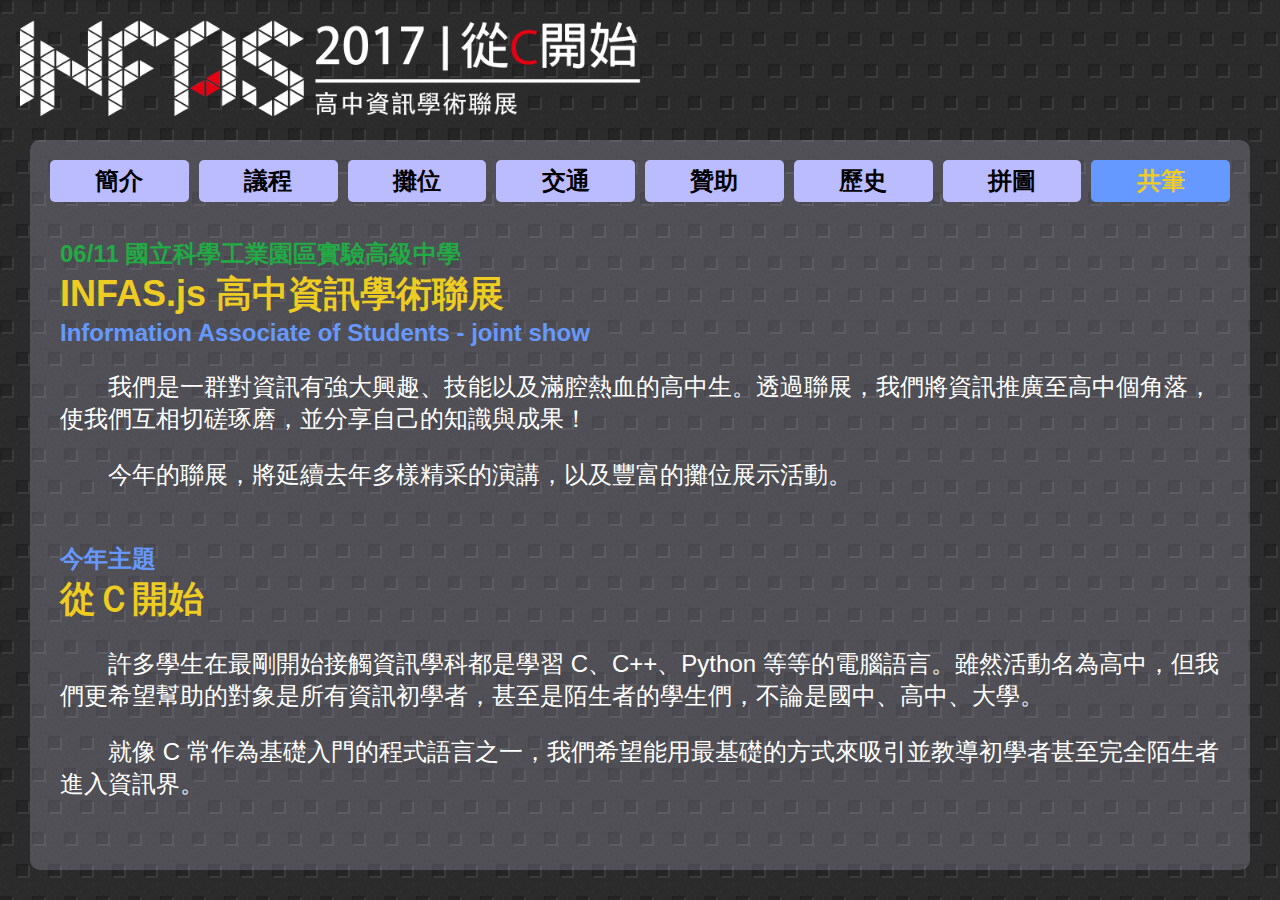
<file: index.html>
<!DOCTYPE html>
<html xmlns:og='http://ogp.me/ns#'>
	<head>
		<meta charset="UTF-8"/>
		<meta name="viewport" content="width=device-width, initial-scale=1.0, maximum-scale=1.0, user-scalable=0">
		<title>INFAS 2017 高中資訊學術聯展</title>
		<link href="loading.css" rel="stylesheet"/>
		<meta property="og:image" content="og.png"></meta>
		<meta property="og:image" content="og2.png"></meta>
		<meta property="og:type" content="website"></meta>
		<meta property="og:description" content="INFAS 2017 高中資訊學術聯展 06/11 @ 國立科學工業園區實驗高級中學"></meta>
		<meta property="og:url" content="http://www.infas-js.club/2017/"></meta>
		<meta property="og:site_name" content="INFAS 2017"></meta>
		<!--link rel="icon" href="favicon.png"-->
		<link rel="shortcut icon" href="favicon.png">
		<link rel="icon" type="image/png" href="favicon.png" sizes="256x256">
		<link rel="icon" type="image/png" href="favicon152.png" sizes="152x152">
		<link rel="icon" type="image/png" href="favicon76.png" sizes="76x76">
		<link href="favicon.png" rel="apple-touch-icon" sizes="256x256">
		<link href="favicon152.png" rel="apple-touch-icon" sizes="152x152">
		<link href="favicon76.png" rel="apple-touch-icon" sizes="76x76">
		<link href="index.css" rel="stylesheet"/>
		<link rel="stylesheet" href="leaflet/leaflet.css"/>
	</head>
	<body class="flex column">
		<div id="DontUseIE">
			<span class="red title">Please use another web browser.</span><br><br>
			<span class="yellow">
				Or click 
				<a href="#" onclick="document.getElementById('DontUseIE').style.display = 'none';" class="green">here </a>
				to continue browsing.
			</span>
		</div>
		<div id="load" class="flex column"><span id="loadtext">LOADING ...</span><div id="ani"></div></div>
		<div id="title"><img src="title.png"></div>
		<div id="content" class="fill flex column">
			<div id="navbar" class="flex avg row spaced">
				<a class="button" href="#" onclick="page('intro')"><span><b>簡介</b></span></a>
				<a class="button" href="#" onclick="page('agenda')"><span><b>議程</b></span></a>
				<a class="button" href="#" onclick="page('booth')"><span><b>攤位</b></span></a>
				<a class="button" href="#" onclick="page('trans')"><span><b>交通</b></span></a>
				<a class="button" href="#" onclick="page('sponsor')"><span><b>贊助</b></span></a>
				<a class="button" href="#" onclick="page('history')"><span><b>歷史</b></span></a>
				<a class="button" href="#" onclick="page('puzzle')"><span><b>拼圖</b></span></a>
				<a class="button" href="http://www.infas-js.club/2017/note/" target="blank" id="GO"><span class="yellow"><b>共筆</b></span></a>
			</div>
			<div id="content-box" class="fill">
				<div id="intro"><div class="flex column">
					<div class="fill"></div>
					<div>
						<span class="green"><b>06/11 國立科學工業園區實驗高級中學</b></span>
						<div class="title">
							<span class="yellow"><b>INFAS.js 高中資訊學術聯展</b></span>
						</div>
						<div><span class="blue"><b>Information Associate of Students - joint show</b></span></div>
						<p>　　我們是一群對資訊有強大興趣、技能以及滿腔熱血的高中生。透過聯展，我們將資訊推廣至高中個角落，使我們互相切磋琢磨，並分享自己的知識與成果！</p>
						<p>　　今年的聯展，將延續去年多樣精采的演講，以及豐富的攤位展示活動。</p><br>
						<div><span class="blue"><b>今年主題</b></span></div>
						<div class="title"><span class="yellow"><b>從Ｃ開始</b></span></div>
						<p>　　許多學生在最剛開始接觸資訊學科都是學習 C、C++、Python 等等的電腦語言。雖然活動名為高中，但我們更希望幫助的對象是所有資訊初學者，甚至是陌生者的學生們，不論是國中、高中、大學。</p>
						<p>　　就像 C 常作為基礎入門的程式語言之一，我們希望能用最基礎的方式來吸引並教導初學者甚至完全陌生者進入資訊界。</p>
					</div>
					<div class="fill"></div>
				</div></div>

				<div id="agenda"><div>
					<div class="flex column">
						<div class="fill"></div>
						<table width="100%"><tbody>
							<tr>
								<th></th><th>A 廳</th><th>B 廳</th>
							</tr>
							<tr class="center">
								<td>09:30 - 10:00</td><td colspan="2"><b class="yellow">入場</b></td>
							</tr>
							<tr class="center">
								<td>10:00 - 10:15</td><td colspan="2"><b class="red">開幕式</b></td>
							</tr>
							<tr>
								<td>10:20 - 11:00</td>
								<td colspan="2">
									<a href="#"><b class="blue">名人開講</b> <i class="gray">徐千洋</i><br>從駭客入侵談學習之路</a>
									<div class="flex row">
										<div id="lec1"></div>
										<div>
											<p>
												<span class="title yellow">從駭客入侵談學習之路 </span>
												<span class="blue">徐千洋</span><br>
												本演講將展示駭客入侵網站的整個流程，從中說明整個入侵過程中需要用到的資安技術，並給予學習方向的建議。請注意，本演講著重在資安技術學習的方式，並非教導各為如何入侵電腦。
											</p>
											<p>
												<span class="green">關於講師</span><br>
												台灣資安技術社群 CHROOT 創辦人、台灣駭客年會 HITCON 創辦人、曾創辦網駭科技資安公司，擔任過台灣大哥大資安技術部經理，目前任職於美商 vArmour 資深工程師。著有駭客訓練基地、Linux C 函式庫詳解辭典等書。
											</p>
										</div>
									</div>
								</td>
							</tr>
							<tr>
								<td>11:10 - 12:00</td>
								<td>
									<a href="#"><b class="green">主題演講</b> <i class="gray">蔡闊光</i><br>深入淺出人工智慧</a>
									<div class="flex row">
										<div id="lec2"></div>
										<div>
											<p>
												<span class="title yellow">深入淺出人工智慧 </span>
												<span class="blue">蔡闊光</span><br>
												人工智慧 ( AI ) 可能是最近電資界最令人感到有興趣的話題之一，在 Google 開放免費試用其雲端 GPU 伺服器和釋出了更多了演算法後，我們其實可以很輕易的實現人工智慧。那我們會探討人工智慧的過去現在與未來，我們除了探討人工智慧的，也會跟各位分享如何使用 Machine Learning 中的 Deep learning 來分析處理資料。
											</p>
											<p>
												<span class="green">關於講師</span><br>
												台中二中電研百七級附社兼教學，活躍在中部。<br>
												擅長項目有 C++、Java、Arduino、Linux 應用、及伺服器維護與系統弱點研究。
											</p>
										</div>
									</div>
								</td>
								<td>
									<a href="#"><b class="green">主題演講</b> <i class="gray">楊志璿</i><br>帳號又被盜了</a>
									<div class="flex row">
										<div id="lec3"></div>
										<div>
											<p>
												<span class="title yellow">帳號又被盜了 </span>
												<span class="blue">楊志璿</span><br>
												資訊科技的爆脹，新世代的來臨，充滿無限挑戰與契機。個人隱私，資訊安全更是不容忽視的重要課題。縱然網路便利性，但，安全嗎？帳號密碼存在意義亟需重新審視，工業革命 4.0 已經開始，人人資安，不。容。懈。怠。
											</p>
											<p>
												<span class="green">關於講師</span><br>
												楊志璿 ( SheepCatCat )，在嘉中任職學測榜單戰士、107 級廢文王。致力於推廣資訊普及教育，並引起朋友對周遭事物的求知慾。<br>
												余經歷不多不多！多乎哉？不多也。偶而喜歡跳痛的花瓜麵筋夾起司蛋糕，但不可拍打餵食。
											</p>
										</div>
									</div>
								</td>
							</tr>
							<tr class="center">
								<td>12:00 - 13:20</td>
								<td colspan="2"><b class="yellow">午餐時間 &amp; 特別活動 &amp; 攤位觀覽</b></td>
							</tr>
							<tr>
								<td>13:30 - 14:10</td>
								<td>
									<a href="#"><b class="green">主題演講</b> <i class="gray">Deemo</i><br>資訊世界的大門</a>
									<div class="flex row">
										<div id="lec4"></div>
										<div>
											<p>
												<span class="title yellow">資訊世界的大門 </span>
												<span class="blue">Deemo</span><br>
												給資訊初學者的引導，讓想要接觸資訊領域的初學者能夠走在正確的方向，如何在這個網路、資訊爆炸的年代，做出正確的選擇，讓自己變得更強。
											</p>
											<p>
												<span class="green">關於講師</span><br>
												國立台灣大學 資訊工程學系 一年級<br>
												國立科學工業園區實驗高級中學 科學班 畢業<br>
												曾經擔任 SITCON CAMP 2016、2017 隊輔組，以及 INFAS 2016、2017 副召<br>
												興趣是打 code、做音樂，也寫過一些前端網頁，喜歡睡覺喜歡吃~
											</p>
										</div>
									</div>
								</td>
								<td>
									<a href="#"><b class="green">主題演講</b> <i class="gray">小米</i><br>第一次 C++ 寫遊戲就上手 - 淺談 OpenGL</a>
									<div class="flex row">
										<div id="lec5"></div>
										<div>
											<p>
												<span class="title yellow">第一次 C++ 寫遊戲就上手 - 淺談 OpenGL </span>
												<span class="blue">小米</span><br>
												想知道 C++ 如何撰寫跨平台遊戲嗎？<br>
												想知道如何讓電腦簡單畫出 3D 圖形嗎？<br>
												這場議程，你將在 50 分鐘內藉由兩個程式的實作一窺其中的奧妙，講者也會分享自己的開發經驗及學習過程。<br>
												議程末，程式將開源於 Github。
											</p>
											<p>
												<span class="green">關於講師</span><br>
												爆肝的弱弱高職生<br>
												目前程式設計經驗 7 年<br>
												接觸社團和社群後嘗試推廣資訊領域到一般學生<br>
												堅持「C++ 即是真理，C++ 即是世界」<br>
												技能樹到處亂點下越長越歪，不過本人打算讓它繼續歪下去
											</p>
										</div>
									</div>
								</td>
							</tr>
							<tr>
								<td>14:15 - 14:45</td>
								<td colspan="2">
									<a href="#"><b class="green">主題演講</b> <i class="gray">Ray</i><br>震驚全校的謊言 - 細談釣魚網站實作</a>
									<div class="flex row">
										<div id="lec6"></div>
										<div>
											<p>
												<span class="title yellow">震驚全校的謊言 - 細談釣魚網站實作 </span>
												<span class="blue">Ray</span><br>
												釣魚式攻擊(簡稱網釣)，是一種企圖從電子通訊中，透過偽裝成信譽卓著的法人媒體以獲得個人敏感資訊的犯罪詐騙過程，常透過網站偽造等方式實現。若將它應用於現實中，成效又如何呢?講者與校方合作，秘密地偽造一個釣魚網站並透過郵件偽造送給每位同學，觀察同學登入狀況及其資安意識。在今天的報告中，講者將揭露各年齡層、性別受試者的受試結果，還有破解反釣魚保護的爆肝歷程。
											</p>
											<p>
												<span class="green">關於講師</span><br>
												庸奴！此何地也，而汝前來！程式之蟲，氾濫至此，老夫已矣！汝復輕身而昧大義，天下事誰可支拄者？不速去，無俟PM構陷，吾今即撲殺汝！
											</p>
										</div>
									</div>
								</td>
							</tr>
							<tr class="center">
								<td>14:45 - 15:50</td>
								<td colspan="2"><b class="yellow">下午茶時間 &amp; 攤位觀覽</b></td>
							</tr>
							<tr>
								<td>16:00 - 16:40</td>
								<td>
									<a href="#"><b class="green">主題演講</b> <i class="gray">Allen Chou</i><br>淺談電子投票的技術與困境</a>
									<div class="flex row">
										<div id="lec7"></div>
										<div>
											<p>
												<span class="title yellow">淺談電子投票的技術與困境 </span>
												<span class="blue">Allen Chou</span><br>
												電子投票聽起來就是一個潮到出水的新玩意，但我們真的瞭解那是什麼嗎？我將用半個小時的時間對電子投票做非常粗淺的介紹，包含背後的技術，政治上的困難等等。<br>
												放心，不會提到密碼學的，因為就算有我也不會告訴你。
											</p>
											<p>
												<span class="green">關於講師</span><br>
												一個普普通通的高中生兼技術宅，熱愛程式的世界，平時喜歡寫寫網站，研究各種新技術，每天膩在 0 與 1 中無法自拔，除了 Coding 以外無所事事。
											</p>
										</div>
									</div>
								</td>
								<td>
									<a href="#"><b class="green">主題演講</b> <i class="gray">陳冠辰</i><br>App帶著創意上雲端</a>
									<div class="flex row">
										<div id="lec8"></div>
										<div>
											<p>
												<span class="title yellow">App帶著創意上雲端 </span>
												<span class="blue">陳冠辰</span><br>
												本次內容是在介紹Firebase這個Google 後端服務也有實作的部分，歡迎喜歡寫前端或是有一些創意點子的大家一起聆聽。
											</p>
											<p>
												<span class="green">關於講師</span><br>
												我是去年五子棋人工智慧講師<br>
												對程式有興趣<br>
												請大家多多指教
											</p>
										</div>
									</div>
								</td>
							</tr>
							<tr class="center">
								<td>16:50 - 17:20</td><td colspan="2"><b class="red">閉幕式</b></td>
							</tr>
						</tbody></table>
						<div class="fill"></div>
					</div>
				</div></div>

				<div id="booth">
					<div class="title"><span class="yellow"><b>內湖高中資訊研究社</b></span></div>
					<div><span class="blue"><b>物聯網環境感測器</b></span></div>
					<p>　　想知道今天溫度幾度嗎？紫外線強度有多高呢？從平時所需到高科技產業，都需要環境感測，把周遭狀態量化成數值，以利其他應用。</p>
					<p>　　今天我們將結合物聯網的技術，為學校架設氣象服務網，也為家庭打造智慧監測系統，把環境感測融入日常，創造更便利的智能生活！</p><br>
					<div class="title"><span class="yellow"><b>Y416編源星球</b></span></div>
					<div><span class="blue"><b>狗狗派(Gogo.py)</b></span></div>
					<p>　　用Python（程式語言）和Raspberry Pi（Linux電腦/開發板），寫程式、做東西。</p>
					<p>　　運用語音、影像、手勢偵測技術，設計會和人互動的『狗狗派』。</p>
					<p>　　每隻『狗狗派』有自己獨特的個性和互動方式，認識『狗狗派』並與它互動。</p><br>
					<div class="title"><span class="yellow"><b>臺南女中資訊研究社 #1</b></span></div>
					<div><span class="blue"><b>祝您中大獎(笑)</b></span></div>
					<p>　　一個可以隨機產生出樂透號碼的程式。</p>
					<p>　　(不保證中獎，若簽了樂透號碼產生程式產生出來的號碼而並未中獎，南女資研無需負擔任何責任。)</p>
					<p>　　祝您中大獎#</p><br>
					<div class="title"><span class="yellow"><b>臺南女中資訊研究社 #2</b></span></div>
					<div><span class="blue"><b>啦嘰</b></span></div>
					<p>　　啦嘰的設計理念主要是一個自動化的倒垃圾機器。為了減省時間及人力勞力全程試圖自動化。垃圾桶與垃圾線分為一般垃圾與回收桶。垃圾桶下為天平裝置，當垃圾滿後，將會觸動機關，啟動啦嘰。啦嘰則會在取下垃圾桶後沿著路線走動，自行倒除垃圾。</p><br>
					<div class="title"><span class="yellow"><b>IBSH Robotics Club</b></span></div>
					<div><span class="blue"><b>CNC High Accuracy Disassembler (CHAD)</b></span></div>
					<p class="eng">　　Nowadays, there are so many electronic wastes, in which some valuable metals could be recycled and reused. Within this project, we designed and built a gantry robot that takes the valuable or recyclable elements from a used cell phone. However, since we only had access to limited materials, this project would be a proof of concept; the phone model is a simplified replica of an actual phone, with parts that are easier to remove. In constructing the robot, we used stepper motors, 3D printed pieces, and a aluminum/acrylic for the skeletal structure. For the function apparatus, we used a low resolution camera and a vacuum motor. Meanwhile, the software is implemented using Arduino boards and Raspberry Pi, while the code is mainly written in Python. The gantry works by first capturing an image of the target phone, locating the parts of interest, and then retrieving said parts via the suction gripper. The parts are sorted according to composition and specs - in real life, some will be properly recycled, others will be reused.</p><br>
					<div class="title"><span class="yellow"><b>Drone Club</b></span></div>
					<div><span class="blue"><b>Drone Video</b></span></div>
					<p>　　We fly drones to capture spectacular images and videos of the landscape around IBSH and the architecture of IBSH.</p><br>
				</div>

				<div id="trans">
					<div id="map">
						
					</div>
				</div>

				<div id="sponsor"><div class="flex column">
					<div class="fill"></div>
					<div class="flex row">
						<div id="row1" class="fill flex row center">
							<div class="fill">
								<div class="title"><span class="yellow"><b>國立科學園區實驗高中</b></span></div>
								<div><span class="blue small"><b>National Experimental High School</b></span></div>
								<div class="imgbox"><img id="nehs" src="nehs.png"></img></div>
							</div>
						</div>
						<div id="row2" class="flex row center">
							<div class="fill">
								<div class="title"><span class="yellow"><b>台塑關係企業</b></span></div>
								<div><span class="blue"><b>Formosa Plastic Group</b></span></div>
								<div class="imgbox"><img id="spons" src="sponsor.png"></img></div>
							</div>
							<div class="fill">
								<div class="title"><span class="yellow"><b>卓爾榮譽學會</b></span></div>
								<div><span class="blue"><b>Aapato Honor Society</b></span></div>
								<div class="imgbox"><img id="nctu" src="nctu.png"></img></div>
							</div>
						</div>
					</div>
					<div class="fill"></div>
				</div></div>

				<div id="history"><div class="flex row">
					<p><span class="blue">Information Associate of Students - joint show</span> (INFAS.js 或 INFAS)，中文為<span class="yellow">高中資訊學術聯展</span>，於2016年初創立。<br><br>
					創立之初由四校：<span class="green">新竹高中</span>、<span class="green">科園實中</span>、<span class="green">竹北高中</span>與<span class="green">武陵高中</span>組成，共同籌畫了2016年5月29日於科園實中舉辦之聯展。<br><br>
					我們是一個<span class="yellow">平面化組織</span>，意即所有工人都能共同參與活動的討論。<br><br>
					我們的目標是努力籌畫一年一度的聯展，努力推廣資訊，並且展現我們的成果。
					</p>
					<div id="photos" class="flex column avg spaced fill">
						<div id="A" class="photo"></div>
						<div id="W" class="flex row spaced">
							<div id="B" class="photo"></div>
							<div id="X" class="flex column spaced avg">
								<div id="Y" class="flex row spaced">
									<div id="C" class="photo"></div>
									<div id="D" class="photo"></div>
								</div>
								<div id="Z" class="flex row spaced">
									<div id="E" class="photo"></div>
									<div id="F" class="photo"></div>
								</div>
							</div>
						</div>
					</div>
				</div></div>

				<div id="puzzle">
					<div class="title">
						<span class="yellow"><b>遊戲規則</b></span>
					</div>
					<ul>
						<li>首先請玩家至 <b>下方</b> 下載程式碼片段 ( C 語言 ; 共 3 支程式 )以及測資，並依照程式功能說明，將片段還原為功能正確的程式。</li>
						<li>接著請將測資輸入第一支程式，所得到的輸出為第二支程式的輸入;即第 n 支程式的輸出為第 n + 1 支程式的輸入。而第三題的輸出則是進入 agar.io 的密碼，請再至 <b>下方</b> 驗證密碼。<br>註:若先前沒有安裝編譯器，可上網搜尋<a target="blank" href="http://cpp.sh" class="blue"> C++ shell </a>，或利用其他線上編譯器。</li>
						<li>在開始遊玩 agar.io 前，請將玩家名稱設定為您的組別名稱。agar.io 是一個弱肉強食的遊戲:用您的游標來移動你的細胞，或者按空白鍵進行細胞分裂，以閃避較大的細胞和吞噬較小的細胞，目標只有一個:活下去。在 agar.io 遊戲中的前 3 強將於閉幕式上台接受眾人的讚揚。</li>
					</ul>
					<div class="title">
						<span class="yellow"><b>驗證密碼</b></span>
					</div>
					<form action="http://140.112.196.197:1337/join" method="post" target="blank"><input id="click" type="text" name="pwd" size="8"></form>
					<div class="title">
						<span class="yellow"><b>程式碼片段</b></span>
					</div>
					<script src="https://gist.github.com/DeemoHarlos/6716376d2aa7b03c488e7ea3f6121f58.js"></script>
					<script src="https://gist.github.com/DeemoHarlos/c01dc499453be0ba4070573c1d12b122.js"></script>
					<script src="https://gist.github.com/DeemoHarlos/328bb0c8af02dc4181a7edde3de6c691.js"></script>
				</div>
			</div>
		</div>
		<script src="leaflet/leaflet.js"></script>
		<script type="text/javascript" src="index.js"></script>
	</body>
</html>
</file>
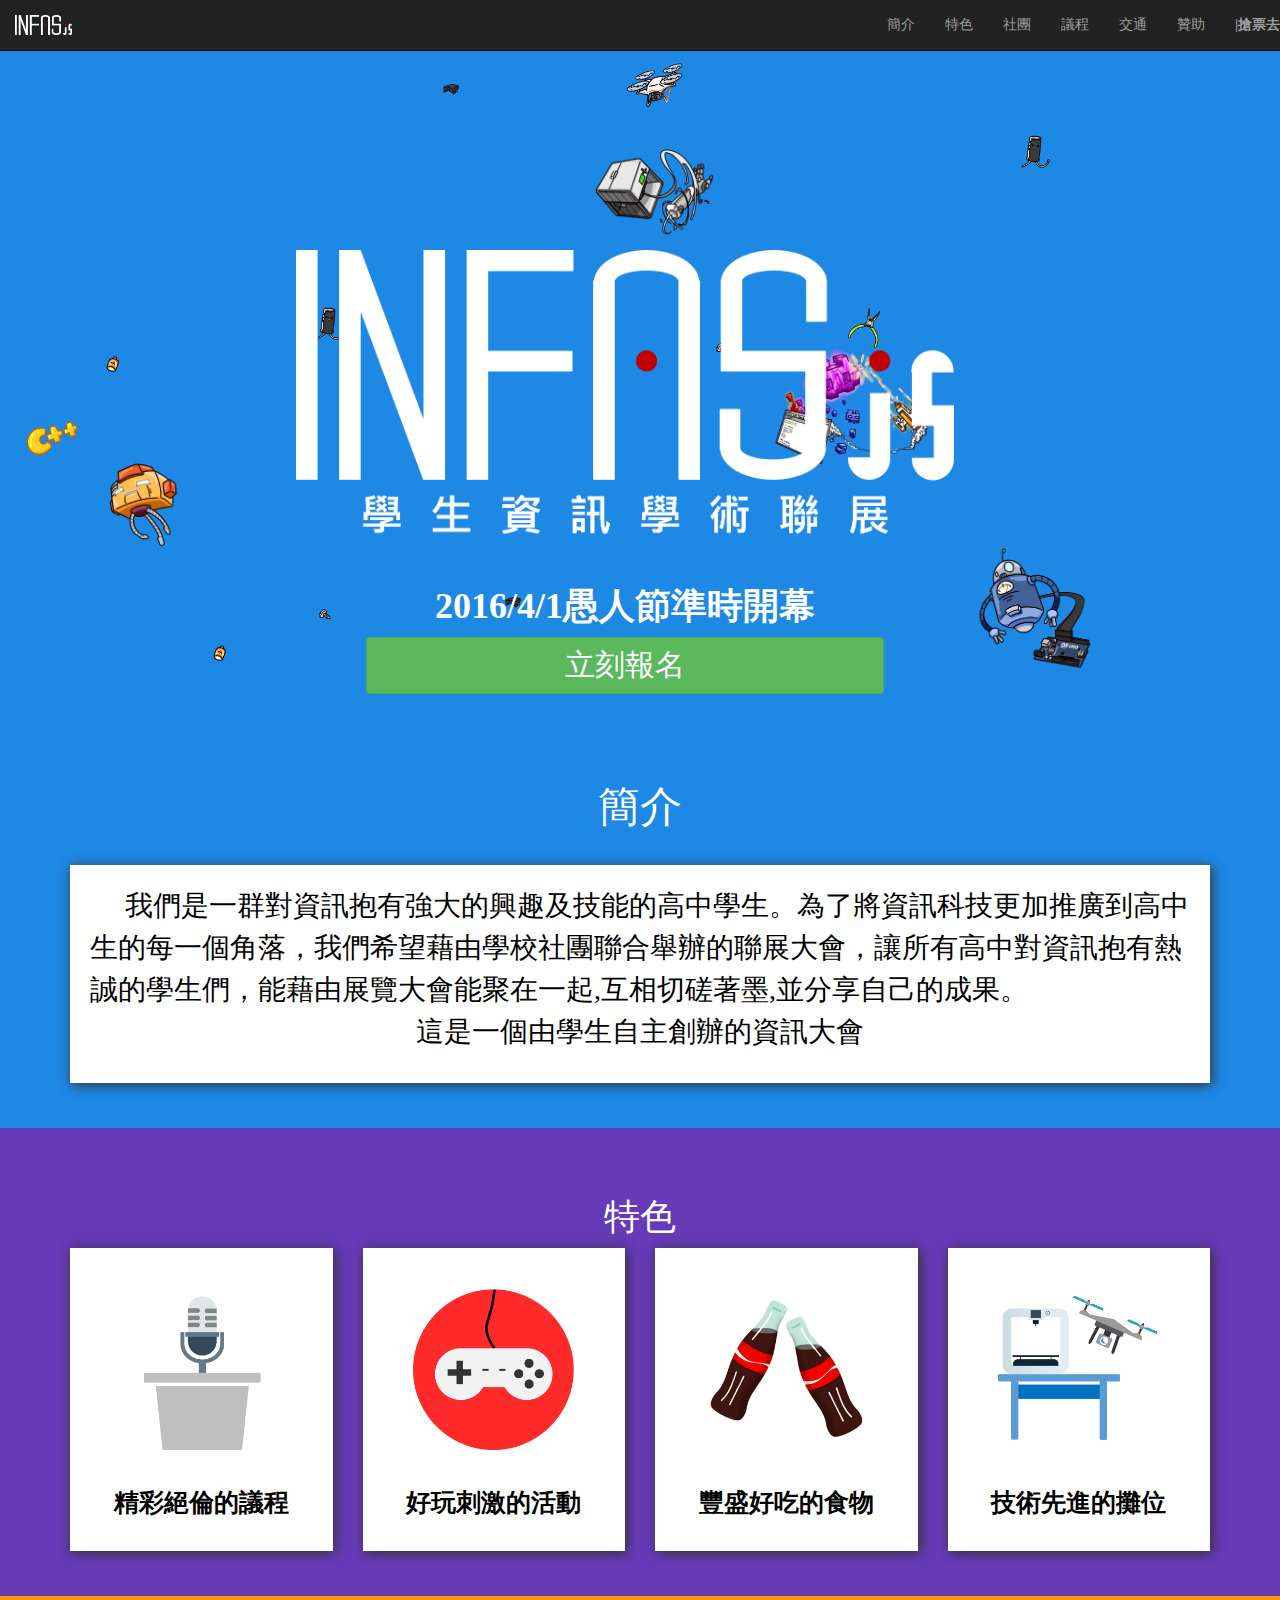
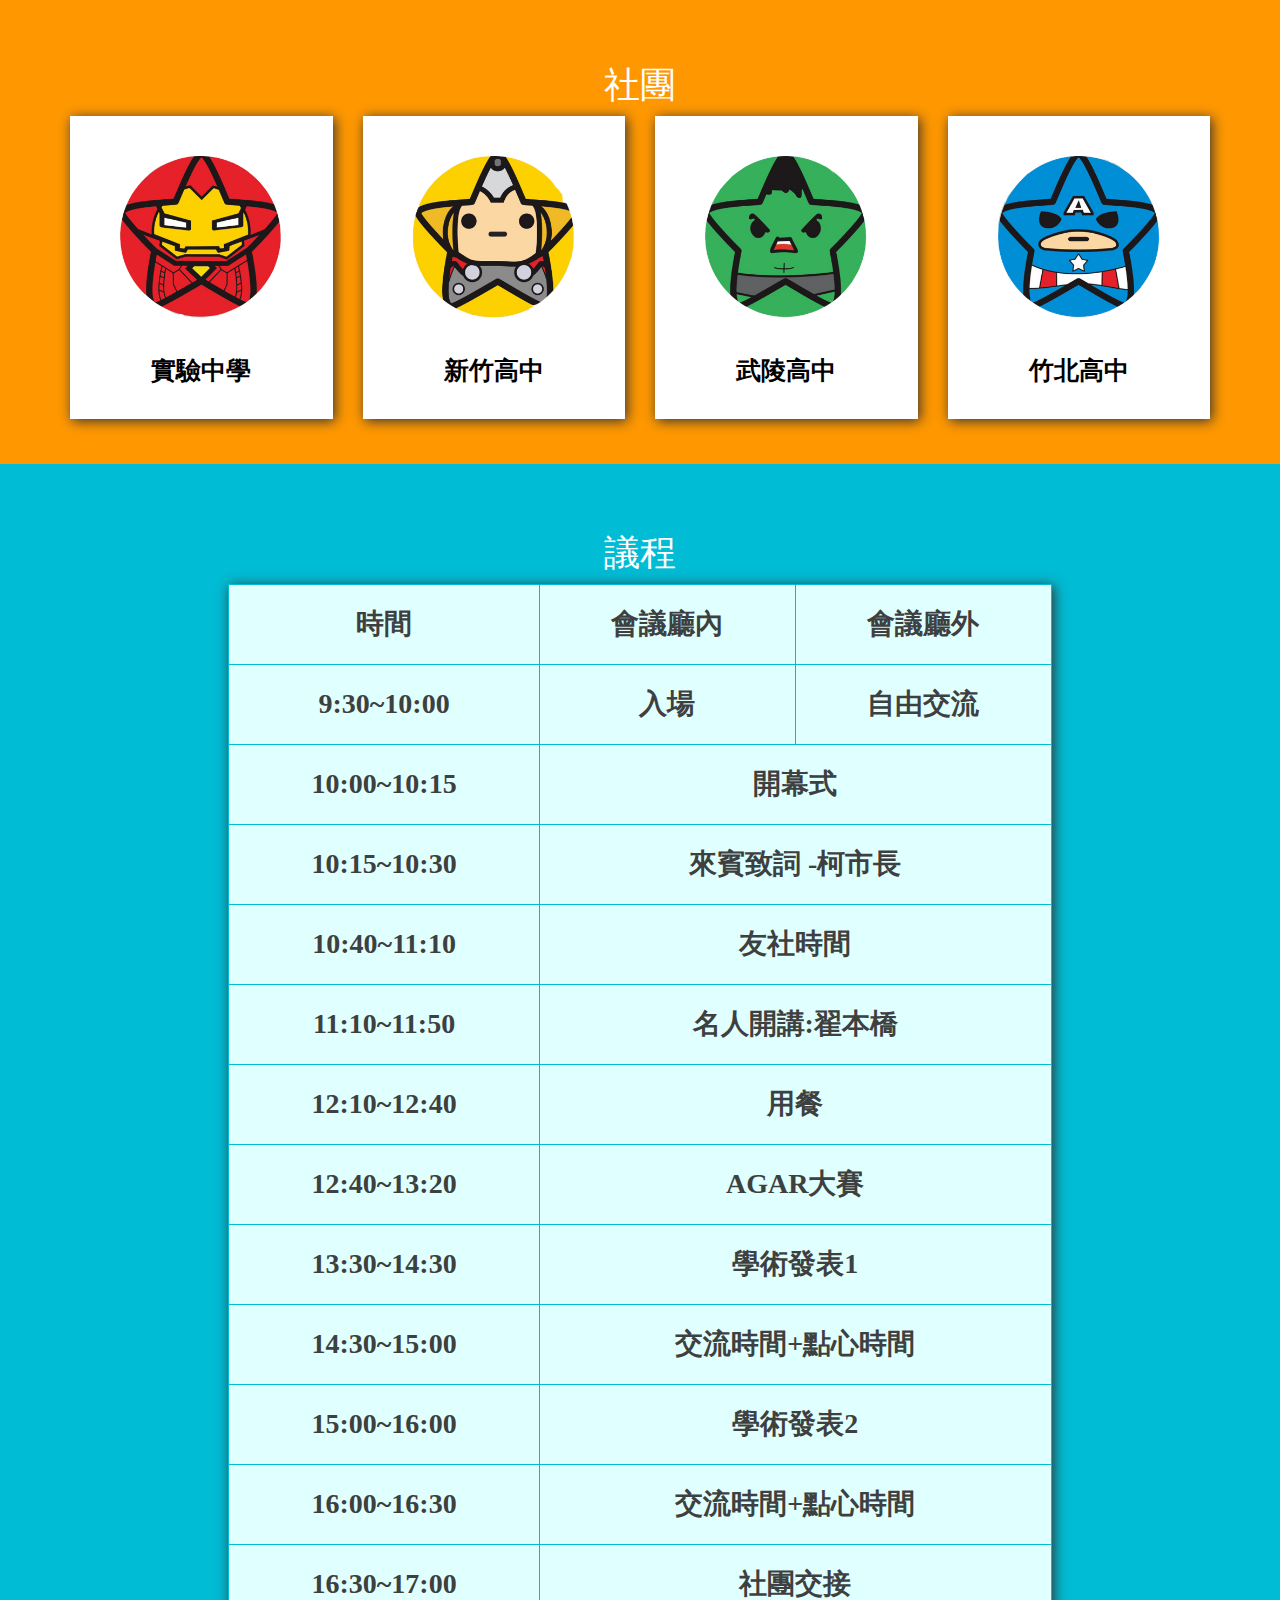
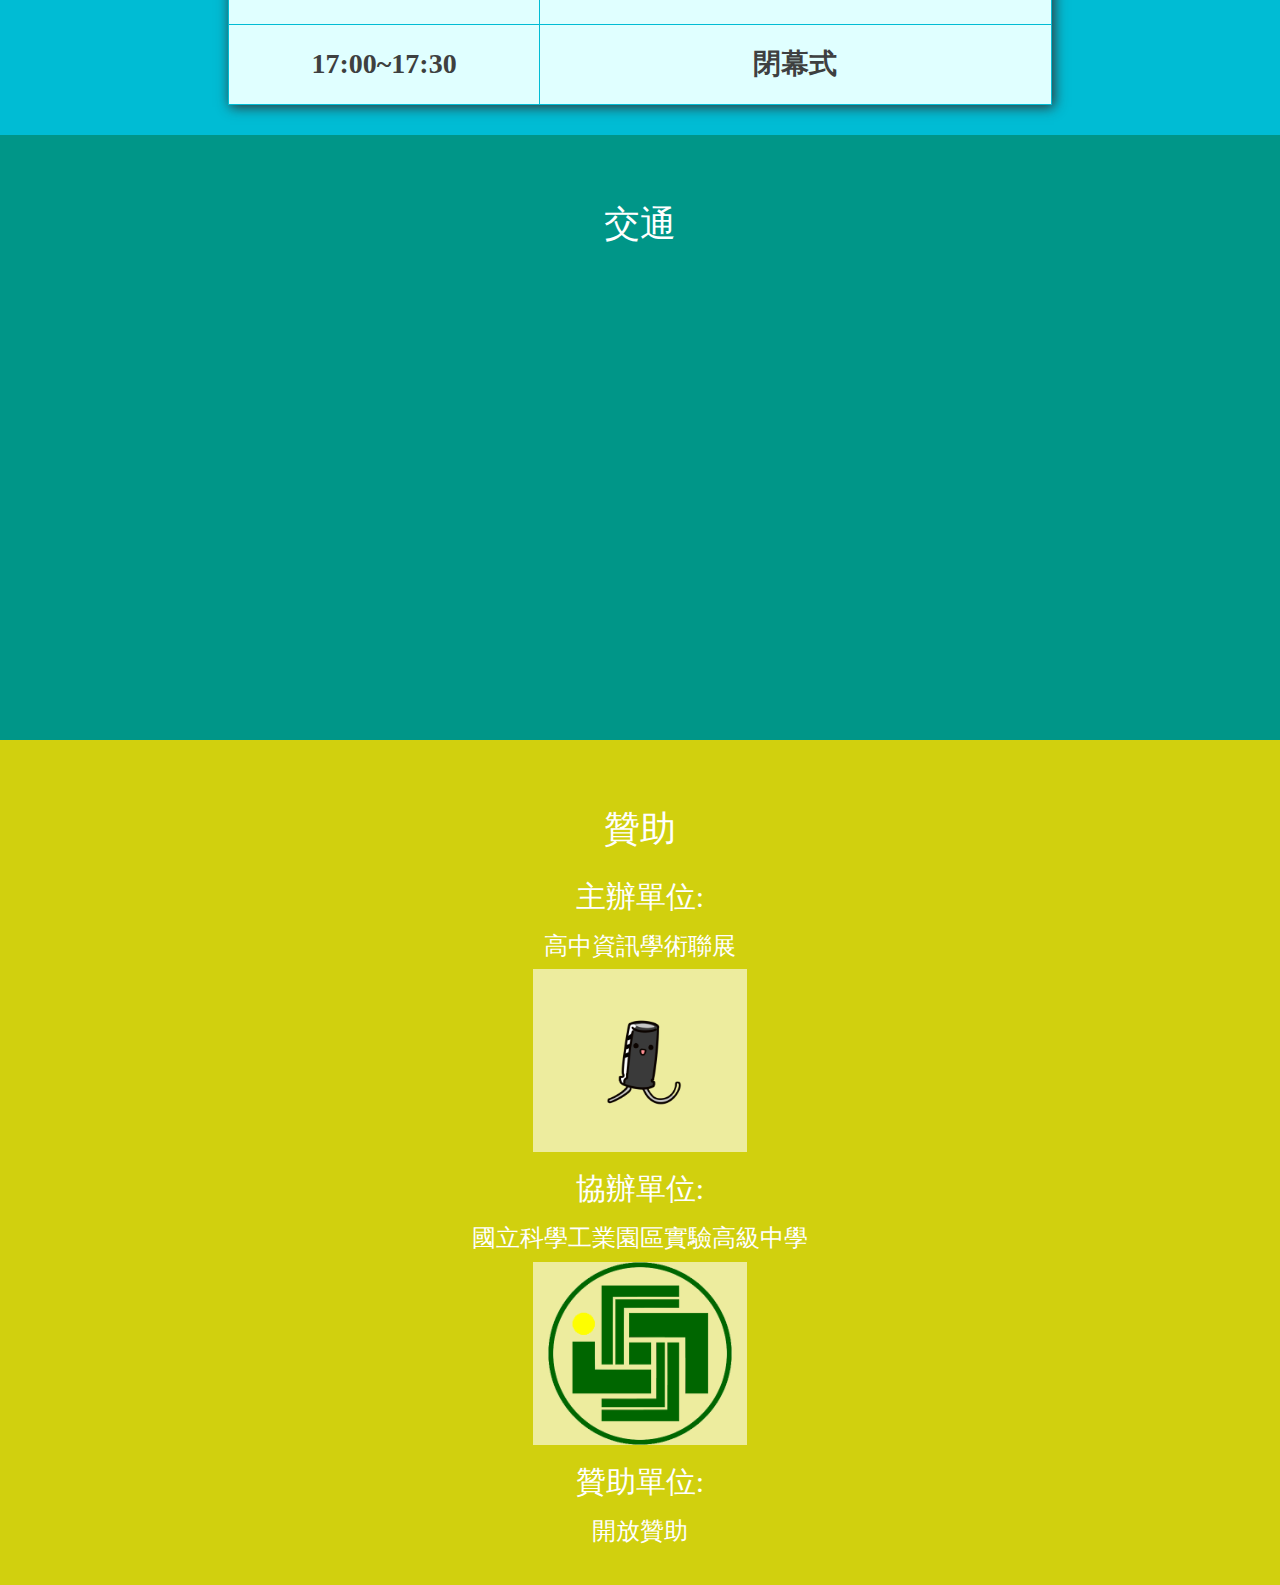
<file: 2016/index.html>
<!DOCTYPE html>
<html>
<head>
  <meta charset="utf-8">
  <meta name="viewport" content="width=device-width, initial-scale=1">
  <title>高中資訊學術聯展 | INFAS.js</title>
  <link rel="stylesheet" href="https://maxcdn.bootstrapcdn.com/bootstrap/3.3.5/css/bootstrap.min.css">
  <script src="https://cdnjs.cloudflare.com/ajax/libs/jquery/2.2.0/jquery.js"></script>
  <script src="https://maxcdn.bootstrapcdn.com/bootstrap/3.3.6/js/bootstrap.min.js" integrity="sha384-0mSbJDEHialfmuBBQP6A4Qrprq5OVfW37PRR3j5ELqxss1yVqOtnepnHVP9aJ7xS" crossorigin="anonymous"></script>
  <script src="source/jquery.easing.min.js">
  </script>
  <link rel="stylesheet" href="test.css">
  <link rel="shortcut icon" href="images/infasIcon.ico">
</head>

  <body data-spy="scroll" data-target=".navbar" data-offset="100" >
  <nav class="navbar navbar-inverse navbar-fixed-top navbar-custom navbar-default">
    <div class="container-fluid">
      <div class="navbar-header" >
        <button type="button" class="navbar-toggle" data-toggle="collapse" data-target="#Navbar" >
          <span class="icon-bar"></span>
          <span class="icon-bar"></span>
          <span class="icon-bar"></span>
        </button>
        <a class="navbar-brand" href="#"><img src="images/infas3.png"  alt="" style="width: auto; max-height: 100%;"></a>
      </div>
      <div>
        <div class="collapse navbar-collapse navbar-right navbar-main-collapse" id="Navbar">
          <ul class="nav navbar-nav navbar-right" >
            <li class="page-scroll"><a href="#section1">簡介</a></li>
            <li class="page-scroll"><a href="#section2">特色</a></li>
            <li class="page-scroll"><a href="#section3">社團</a></li>
            <li class="page-scroll"><a href="#section4">議程</a></li>
            <li class="page-scroll"><a href="#section5">交通</a></li>
            <li class="page-scroll"><a href="#section6">贊助</a></li>
            <li class="page-scroll"><a href="#" onclick="window.open(' http://infas-js.kktix.cc/events/7315a7eb-24442e', 'INFAS.js');"><strong>|搶票去</strong></a></li>
          </ul>
        </div>
      </div>
    </div>
  </nav>
  <div id="screen">
    <div class="row" style="height: 80%; width:100%" >
    <div class="col-xs-12 col-lg-8 col-lg-offset-2" style="height:100%; z-index:5; margin-top:200px; margin-bottom:0px;">
      <img src="images/logotext.png" width="80%">


      <h1 style="color:white"><b>2016/4/1愚人節準時開幕</br></h1>
        <div class="col-xs-12 col-lg-8 col-lg-offset-2">
          <button type="button" id="ticket" class="btn btn-success btn-block" style="font-size:30px;" >立刻報名</button>
        </div>
    </div>

  </div>
      <div id="inner">
  <div style=" position: absolute; left: 605.616px; top: 399.626px;" class="one"></div>
  <div style="height: 70px; width: 70px; position: absolute; left: 340.854px; top: 451.406px;" class="two"></div>
  <div style="height: 70px; width: 70px; position: absolute; left: 524.439px; top: 530.501px;" class="three"></div>
  <div style="height: 90px; width: 70px; position: absolute; left: 21.1883px; top: 519.912px;" class="four"></div>
  <div style="height: 70px; width: 70px; position: absolute; left: 295.474px; top: 134.816px;" class="five"></div>
  <div style="height: 70px; width: 70px; position: absolute; left: 238.076px; top: 457.708px;" class="six"></div>
  <div style="height: 70px; width: 70px; position: absolute; left: 317.877px; top: 550.039px;" class="seven"></div>
  <div style="height: 70px; width: 70px; position: absolute; left: 693.535px; top: 249.691px;" class="eight"></div>
  <div style=" position: absolute; left: 383.945px; top: 335.077px;" class="nine"></div>
  <div style=" position: absolute; left: 719.796px; top: 559.703px;" class="ten"></div>
  <div style=" position: absolute; left: 719.796px; top: 559.703px;" class="eleven"></div>
  <div style="height: 70px; width: 70px; position: absolute; left: 719.796px; top: 559.703px;" class="twelve"></div>
  <div style="height: 70px; width: 70px; position: absolute; left: 719.796px; top: 559.703px;" class="thirteen"></div>
  <div style="height: 70px; width: 70px; position: absolute; left: 719.796px; top: 559.703px;" class="fourteen"></div>
  <div style="height: 70px; width: 70px; position: absolute; left: 719.796px; top: 559.703px;" class="fifteen"></div>

  </div>
  </div>


  <div id="section1" class="container-fluid">
    <div class="container">
      <div class="row" style="padding:0px;">
        <h2 style="padding:20px; font-size:300%;">簡介</h2>
        <div class="introx">
          <h4 style="padding:20px; padding-top:20px; font-size:200%; line-height:1.5em; text-align:left;">
            &nbsp;&nbsp;&nbsp;&nbsp;&nbsp;我們是一群對資訊抱有強大的興趣及技能的高中學生。為了將資訊科技更加推廣到高中生的每一個角落，我們希望藉由學校社團聯合舉辦的聯展大會，讓所有高中對資訊抱有熱誠的學生們，能藉由展覽大會能聚在一起,互相切磋著墨,並分享自己的成果。<br><p style="text-align:center;">這是一個由學生自主創辦的資訊大會</p>
          </h4>
        </div>
      </div>
    </div>
  </div>
  <div id="section2" class="container-fluid">
    <h1>特色</h1>
    <div class="container">
	  <div class="row">
		  <div class="col-lg-3 col-sm-6 col-xs-12" style="margin-bottom:15px;">
          <div class="intro"  data-toggle="modal" data-target="#Modala1">
          <img src="images/feature1.png" class="specpic" width="80%">
          <div class="spectext"><br>精彩絕倫的議程</div>
          </div></div>
		  <div class="col-lg-3 col-sm-6 col-xs-12" style="margin-bottom:15px;"><div class="intro" data-toggle="modal" data-target="#Modala2">
        <img src="images/feature2.png" class="specpic" width="80%">
        <div class="spectext" ><br>好玩刺激的活動</div>
      </div></div>
		  <div class="col-lg-3 col-sm-6 col-xs-12" style="margin-bottom:15px;"><div class="intro" data-toggle="modal" data-target="#Modala3">
        <img src="images/feature3.png" class="specpic" width="80%">
        <div class="spectext"><br>豐盛好吃的食物</div>
      </div></div>
		  <div class="col-lg-3 col-sm-6 col-xs-12" style="margin-bottom:15px;"><div class="intro" data-toggle="modal" data-target="#Modala4">
        <img src="images/feature4.png" class="specpic" width="80%">
        <div class="spectext"><br>技術先進的攤位</div>
      </div></div>
	  </div>
    </div>
  </div>
  <div id="section3" class="container-fluid">
    <h1>社團</h1>
    <div class="container">
	  <div class="row">
		  <div class="col-lg-3 col-sm-6 col-xs-12" style="margin-bottom:15px;">
          <div class="intro spec" data-toggle="modal" data-target="#Modalb1">
          <img src="images/club1.png" class="specpic" width="80%">
          <div class="spectext"><br>實驗中學</div>
          </div></div>
		  <div class="col-lg-3 col-sm-6 col-xs-12" style="margin-bottom:15px;"><div class="intro spec" data-toggle="modal" data-target="#Modalb2">
        <img src="images/club2.png" class="specpic" width="80%">
        <div class="spectext" ><br>新竹高中</div>
      </div></div>
		  <div class="col-lg-3 col-sm-6 col-xs-12" style="margin-bottom:15px;"><div class="intro spec" data-toggle="modal" data-target="#Modalb3">
        <img src="images/club3.png" class="specpic" width="80%">
        <div class="spectext"><br>武陵高中</div>
      </div></div>
		  <div class="col-lg-3 col-sm-6 col-xs-12" style="margin-bottom:15px;"><div class="intro spec" data-toggle="modal" data-target="#Modalb4">
        <img src="images/club4.png" class="specpic" width="80%">
        <div class="spectext"><br>竹北高中</div>
      </div></div>
	  </div>
    </div>
  </div>
  <div id="section4" class="container-fluid">
    <h1>議程</h1>
    <div class="row">
      <div class="col-xs-12 col-lg-8 col-lg-offset-2">
        <table width="100%"style="text-align:center; box-shadow: 2px 2px 12px #333131;">
            <tr>
                <td>時間</td>
                <td>會議廳內</td>
                <td>會議廳外</td>
            </tr>
            <tr>
                <td>9:30~10:00</td>
                <td data-toggle="modal" data-target="#Modal1">入場</td>
                <td data-toggle="modal" data-target="#Modal1">自由交流</td>
            </tr>
            <tr>
                <td>10:00~10:15</td>
                <td colspan="2" data-toggle="modal" data-target="#Modal1">開幕式</td>
            </tr>
            <tr>
                <td>10:15~10:30</td>
                <td colspan="2" data-toggle="modal" data-target="#Modal1">來賓致詞 -柯市長</td>
            </tr>
            <tr>
                <td>10:40~11:10</td>
                <td colspan="2" data-toggle="modal" data-target="#Modal1">友社時間</td>
            </tr>
            <tr>
                <td>11:10~11:50</td>
                <td colspan="2" data-toggle="modal" data-target="#Modal1">名人開講:翟本橋</td>
            </tr>
            <tr>
                <td>12:10~12:40</td>
                <td colspan="2" data-toggle="modal" data-target="#Modal1">用餐</td>
            </tr>
            <tr>
                <td>12:40~13:20</td>
                <td colspan="2" data-toggle="modal" data-target="#Modal1">AGAR大賽</td>
            </tr>
            <tr>
                <td>13:30~14:30</td>
                <td colspan="2" data-toggle="modal" data-target="#Modal1">學術發表1</td>
            </tr>
            <tr>
                <td>14:30~15:00</td>
                <td colspan="2" data-toggle="modal" data-target="#Modal1">交流時間+點心時間</td>
            </tr>
            <tr>
                <td>15:00~16:00</td>
                <td colspan="2" data-toggle="modal" data-target="#Modal1">學術發表2</td>
            </tr>
            <tr>
                <td>16:00~16:30</td>
                <td colspan="2" data-toggle="modal" data-target="#Modal1">交流時間+點心時間</td>
            </tr>
            <tr>
                <td>16:30~17:00</td>
                <td colspan="2" data-toggle="modal" data-target="#Modal1">社團交接</td>
            </tr>
            <tr>
                <td>17:00~17:30</td>
                <td colspan="2" data-toggle="modal" data-target="#Modal1">閉幕式</td>
            </tr>
        </table>
      </div>
    </div>
  </div>
  <div id="section5" class="container-fluid">
    <h1>交通</h1>
      <div class="row" style="text-align:center;">
        <div class="container">
  <iframe src="https://www.google.com/maps/embed?pb=!1m18!1m12!1m3!1d48740.08061725834!2d120.9990425936648!3d24.773934989532716!2m3!1f0!2f0!3f0!3m2!1i1024!2i768!4f13.1!3m3!1m2!1s0x346836241355dfb1%3A0xfe2e46df2815ef22!2z5ZyL56uL56eR5a245bel5qWt5ZyS5Y2A5a-m6amX6auY57Sa5Lit5a24!5e0!3m2!1szh-TW!2stw!4v1459706624343" width="100%" height="450" frameborder="0" style="border:0" allowfullscreen></iframe>
        </div>
    </div>
  </div>
  <div id="section6" class="container-fluid">
    <h1>贊助</h1>
    <div class="row">
      <div class="col-xs-12">
        <h2>主辦單位:</h2>
        <h3>高中資訊學術聯展</h3>
      </div>
      <div style="background-color:rgba(255, 255, 255, 0.6)" class="col-xs-6 col-xs-offset-3 col-md-4 col-md-offset-4 col-lg-2 col-lg-offset-5">
        <img src="images/Mr Capacitor.png" width="100%">
      </div>
      <br>
      <br>
      <div class="col-xs-12">
        <h2>協辦單位:</h2>
        <h3>國立科學工業園區實驗高級中學</h3>
      </div>
      <div style="background-color:rgba(255, 255, 255, 0.6)" class="col-xs-6 col-xs-offset-3 col-md-4 col-md-offset-4 col-lg-2 col-lg-offset-5">
        <img src="images/nehs.png" width="100%">
      </div>
      <br>
      <br>
      <div class="col-xs-12">
        <h2>贊助單位:</h2>
        <h3>開放贊助</h3>
      </div>



    </div>
  </div>


  <!-- Modal -->
  <div class="modal fade" id="Modala1">
    <div class="modal-dialog">
      <div class="modal-content">
        <div class="modal-header">
          <button type="button" class="close" data-dismiss="modal"><span aria-hidden="true">&times;</span><span class="sr-only">Close</span></button>
          <h4 class="modal-title">精彩絕倫的議程</h4>
        </div>
        <div class="modal-body">
          我們邀請了和沛科技的創辦人 翟本喬博士 擔任聯展議程名人開講的講者，主題為「面對資優」。除此之外，四所學校的社團也準備了各種精彩的主題，像是空拍機組裝、MIDI實作、資訊奧匹國手甘苦談等等。
        </div>
        <div class="modal-footer">
        </div>
      </div>
    </div>
  </div>
  <div class="modal fade" id="Modala2">
    <div class="modal-dialog">
      <div class="modal-content">
        <div class="modal-header">
          <button type="button" class="close" data-dismiss="modal"><span aria-hidden="true">&times;</span><span class="sr-only">Close</span></button>
          <h4 class="modal-title">好玩刺激的活動</h4>
        </div>
        <div class="modal-body">
            我們除了沿襲了學生計算機年會的白板大戰以外，我們還有準備agar.io的校際大戰，除了以社團為單位來互相蠶食鯨吞對方以外，冠軍還有秘密獎品喔!
        </div>
        <div class="modal-footer">
        </div>
      </div>
    </div>
  </div>
  <div class="modal fade" id="Modala3">
    <div class="modal-dialog">
      <div class="modal-content">
        <div class="modal-header">
          <button type="button" class="close" data-dismiss="modal"><span aria-hidden="true">&times;</span><span class="sr-only">Close</span></button>
          <h4 class="modal-title">豐盛好吃的食物</h4>
        </div>
        <div class="modal-body">
          大老遠來參加聯展，怎麽能讓大家餓著肚子呢!我們幫各位準備了好吃的午餐及豐盛的下午茶百匯，另有舒適的用餐區，讓大家除了聽議程以外還可以撐著飽飽的肚子回家。
        </div>
        <div class="modal-footer">
        </div>
      </div>
    </div>
  </div>
  <div class="modal fade" id="Modala4">
    <div class="modal-dialog">
      <div class="modal-content">
        <div class="modal-header">
          <button type="button" class="close" data-dismiss="modal"><span aria-hidden="true">&times;</span><span class="sr-only">Close</span></button>
          <h4 class="modal-title">技術先進的攤位</h4>
        </div>
        <div class="modal-body">
          由四校社團及企業一同展出的攤位，給大家嘗試會夯的創客科技，像是3D列印機、雷射切割機及空拍機等等，所以儀器大家都可以創作，等待大家動手把自己的作品帶回家!

        </div>
        <div class="modal-footer">
        </div>
      </div>
    </div>
  </div>

  <div class="modal fade" id="Modalb1">
    <div class="modal-dialog">
      <div class="modal-content">
        <div class="modal-header">
          <button type="button" class="close" data-dismiss="modal"><span aria-hidden="true">&times;</span><span class="sr-only">Close</span></button>
          <h4 class="modal-title">實驗高中</h4>
        </div>
        <div class="modal-body">
          本社創立於2015年秋天，共分應用、競賽、機器人三組。應用組主要教授架設網站、駭客攻防等技巧；競賽組則教導C++語言，以準備高中資訊類競賽為主；機器人組則以操作機械手臂為基礎，讓社員了解3D繪圖、電路原理等知識。經過了半年多的課程，應用組成員擔任學生計算機年會講師，並協助學校架設點名系統，而競賽組成員亦奪下2015年ISSC亞軍。期待將來的ICED能有更多成長。
        </div>
        <div class="modal-footer">
        </div>
      </div>
    </div>
  </div>
  <div class="modal fade" id="Modalb2">
    <div class="modal-dialog">
      <div class="modal-content">
        <div class="modal-header">
          <button type="button" class="close" data-dismiss="modal"><span aria-hidden="true">&times;</span><span class="sr-only">Close</span></button>
          <h4 class="modal-title">新竹高中</h4>
        </div>
        <div class="modal-body">
          東山之盡，嶺上竹中，莘莘學子，來自四方，建於園區設立之時，立乎家國騰達之際，圖展越，思創新，學以舊制之弗及，期之登步於今時，嶺風軟研，科技領銜
        </div>
        <div class="modal-footer">
        </div>
      </div>
    </div>
  </div>
  <div class="modal fade" id="Modalb3">
    <div class="modal-dialog">
      <div class="modal-content">
        <div class="modal-header">
          <button type="button" class="close" data-dismiss="modal"><span aria-hidden="true">&times;</span><span class="sr-only">Close</span></button>
          <h4 class="modal-title">武陵高中</h4>
        </div>
        <div class="modal-body">
          敝社團為學術研究導向，研究取向為程式設計、機電、音控、攝影等跟資訊有關之事物，以程式設計為首要目標。本社創立至今21屆，從一個不大的社團開始，在一位學長的帶領下愈來愈龐大，雖20屆出點小狀況，但也沒有影響到21屆的招生。目前敝社30人，麻雀雖小，五臟俱全。
        </div>
        <div class="modal-footer">
        </div>
      </div>
    </div>
  </div>
  <div class="modal fade" id="Modalb4">
    <div class="modal-dialog">
      <div class="modal-content">
        <div class="modal-header">
          <button type="button" class="close" data-dismiss="modal"><span aria-hidden="true">&times;</span><span class="sr-only">Close</span></button>
          <h4 class="modal-title">竹北高中</h4>
        </div>
        <div class="modal-body">
          竹北資研<br>
          一個今年剛出生的嬰兒<br>
          卻擁有強大的設備資金<br>
          雖然才剛上路<br>
          但<br>
          什麼光固化或是一堆的3D還是一堆的CNC還是一對的啊丟諾<br>
          想要什麼就能有什麼的社團<br>
          有美到明文國際的總務長<br>
          還有一個很會 包 人的副社<br>
          專為創客所成立<br><br>
          Just Do it<br>
          啊~~斯~~
        </div>
        <div class="modal-footer">
        </div>
      </div>
    </div>
  </div>


<script>
$("#ticket").on("click",function(){
  window.open(' http://infas-js.kktix.cc/events/7315a7eb-24442e', 'INFAS.js');
});
  $(document).ready(function(){
    $("body").scrollspy({
      target: ".navbar-custom",
      offset: 370
    })
  });

  $('.page-scroll > a').click(function(){
    var $anchor = $(this);
    $('html, body').stop().animate({
      scrollTop: $($anchor.attr('href')).offset().top-100
    }, 1500, 'easeInOutExpo');
    event.preventDefault();
  });
</script>
  <script src="floatObjects.js"></script>
</body>
</html>
</file>
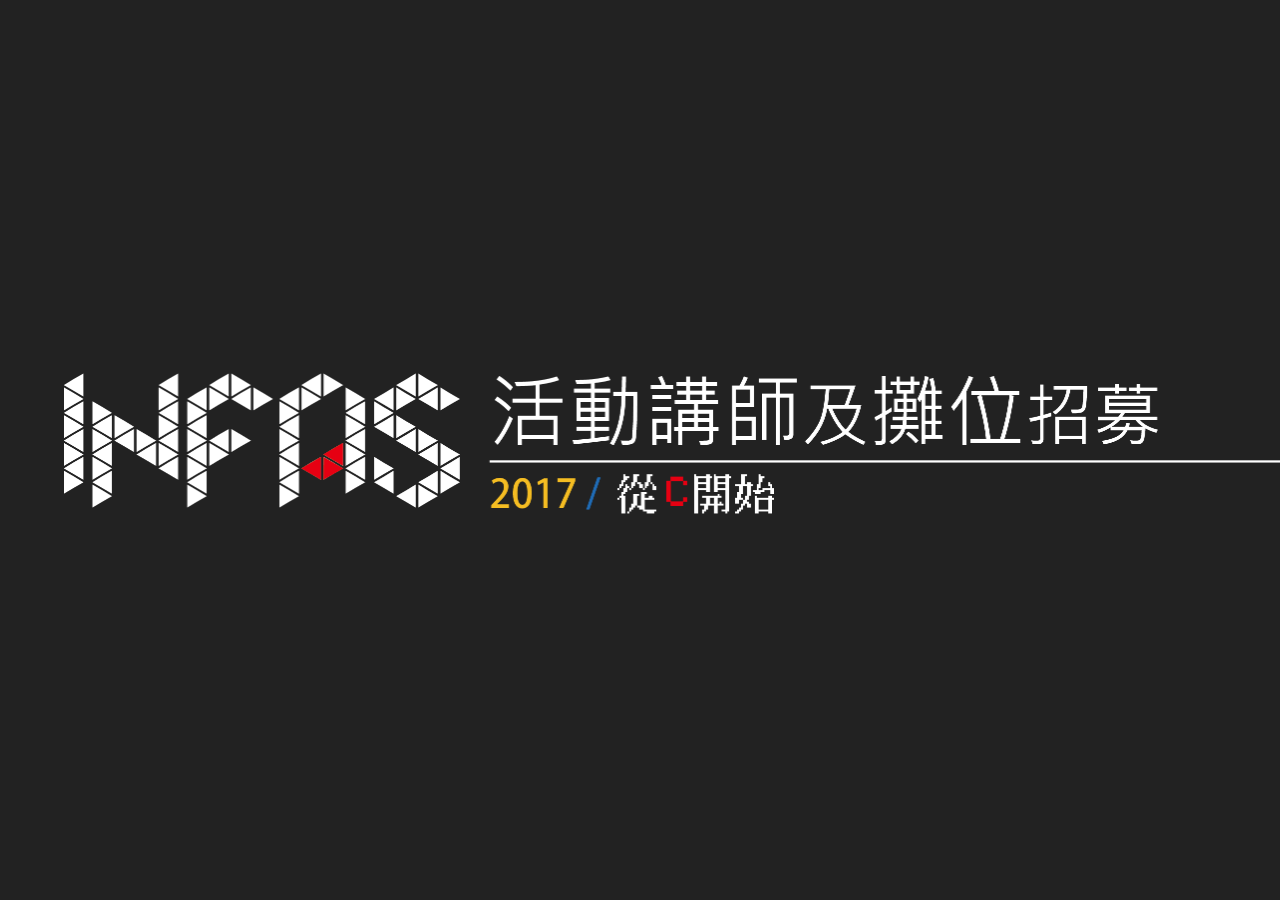
<file: lecturer&booth/index.html>
<!DOCTYPE html>
<html xmlns:og='http://ogp.me/ns#'>
	<head>
		<meta charset="UTF-8"/>
		<meta name="viewport" content="width=device-width, initial-scale=1.0, maximum-scale=1.0, user-scalable=0">
		<title>INFAS 2017 活動講師及攤位招募</title>
		<meta property="og:image" content="pic/og.png"></meta>
		<meta property="og:type" content="website"></meta>
		<meta property="og:description" content="INFAS 2017 聯展講師、攤位招募中"></meta>
		<meta property="og:site_name" content="INFAS.js 高中資訊學術聯展"></meta>
		<link rel="icon" href="favicon.png">
		<link href="css/index.css" rel="stylesheet"/>
	</head>
	<body class="flex column">
		<img src="pic/title.png" id="titlepic">
		<div id="loading"></div>
		<div id="view">
			<div id="title" class="page">
				<div class="flex row">
					<div class="text avg">
						<p>
							<span><span class="line">1</span><span class="include">#include</span> &lt;stdio.h&gt;</span><br>
							<span><span class="line">2</span><span class="preserve">int main</span><span class="brackets">(){</span></span><br>
							<span><span class="line">3</span>　　　　<span class="preserve">printf</span><span class="brackets">(</span>"</span><br>
							<span><span class="line">4</span>我們是一群對資訊抱有強大的興趣、技能、以及滿腔熱血的高中生。</span><br>
							<span><span class="line">5</span>為了將資訊科技更加推廣到高中生的每一個角落，我們希望藉由我們自主舉辦的聯展，</span><br>
							<span><span class="line">6</span>讓所有跟我們一樣對資訊抱有熱誠的學生們能藉由聯展能聚在一起，</span><br>
							<span><span class="line">7</span>互相切磋琢磨，並分享自己的知識與成果。</span><br>
							<span><span class="line">8</span></span><br>
							<span><span class="line">9</span>今年的聯展，將延續去年多樣精采的演講，以及豐富的攤位展示活動。</span><br>
							<span><span class="line">10</span>想要上台宣導新知識嗎？想要發表推廣自己的成果嗎？</span><br>
							<span><span class="line">11</span>或是想要讓自己的社團向全台的資訊愛好者秀一波？</span><br>
							<span style="display:block;background-color:#008;"><span class="line" style="color:#FFF;background-color:#555;">12</span><span class="include"><b>別懷疑，這裡報名就對了！</b><span id="cursor"></span></span></span>
							<span><span class="line">13</span>　　　　<span class="symbol">\n</span>"<span class="brackets">)</span>;</span><br>
							<span><span class="line">14</span>　　　　<span class="preserve">return</span>&nbsp;<span class="value">0</span>;</span><br>
							<span><span class="line">15</span><span class="brackets">}</span></span>
						</p>
					</div>
					<div id="photos" class="flex column avg spaced">
						<div id="A" class="avg photo"></div>
						<div id="W" class="flex row avg spaced">
							<div id="B" class="photo"></div>
							<div id="X" class="flex column spaced">
								<div id="Y" class="flex row spaced avg">
									<div id="C" class="photo"></div>
									<div id="D" class="photo"></div>
								</div>
								<div id="Z" class="flex row spaced avg" spaced>
									<div id="E" class="photo"></div>
									<div id="F" class="photo"></div>
								</div>
							</div>
						</div>
					</div>
				</div>
				<a href="#info" onclick="toInfo();return false;"><img src="pic/arrow-down.png" class="arrow arrow-down" id="to-info"></a>
			</div>
			<div id="info" class="page">
				<div id="infotext" class="flex row">
					<div id="lecture-info" class="avg info-left">
						<div class="titletext"><span class="symbol">講師</span>招募</div>
						<div class="text">
							<p>
								邀請講者與會眾分享資訊相關的議題、研究或經驗，講者與會眾均以國高中生為主；此外亦會邀請資深人士演講。<br>
								在此徵求有經驗、愛分享的國高中生投稿，獲得於活動當天擔任議程講師的機會。<br>
							</p>
							<p>
								今年主題：<span class="brackets"><b>從C開始</b></span><br>
								主題說明：許多學生在最剛開始接觸資訊學科都是學習C、C++、Python等電腦語言，作為聯展主題可以用最基礎的方始吸引並教導初學者甚至是完全陌生者，或是講解有助於引導其進入資訊領域的相關議題，進而為資訊界引領出更多可能人才。
							</p>
							<table width="100%">
								<tbody>
									<tr class="preserve" style="background-color: rgba(255,255,255,0.1);">
										<td>第一階段：徵稿<br>03/10 ~ 03/30</td><td>寄發 第一階段審核結果 與<br>第二階段收件辦法：04/04</td>
									</tr>
									<tr>
										<td>第二階段：詳細內容說明收件<br>04/04 ~ 04/17</td><td>寄發 第二階段審核結果<br>05/01</td>
									</tr>
									<tr>
										<td>簡報收件<br>05/01 ~ 05/31</td><td style="background-color: rgba(255,255,255,0.2);">正式活動：<br><b class="include">06/11</b></td>
									</tr>
								</tbody>
							</table>
							<p>※　需先通過第一階段，方可於第二階段寄件。第二階段通過即為正式講師。</p>
							<p>※　會給予通勤補助；演講費視財務情況決定。</p>
						</div>
					</div>
					<div id="club-info" class="avg info-right">
						<div class="titletext"><span class="brackets">攤位</span>招募</div>
						<div class="text">
							<p>
								招募研究資訊之高中社團設攤展示成品，給予會眾大開眼界的體驗；另外亦邀請贊助商或學校的攤位。<br>
								在此向有興趣、想發表成果之高中資訊社團收取展品說明，經我們審核可於活動當天到場設攤。<br>
								<ol><span class="include">攤位展品限制</span>：
									<li>社團自行製作(成品發表)</li>
									<li>運用資訊科技所製作的硬體(例如Arduino、LEGO EV3…)</li>
									<li>在此先向您要求展品說明</li>
								</ol>
							</p>
							<p>
								<span class="preserve" style="background-color: rgba(255,255,255,0.2);">徵稿（展品說明）　：03/10～04/03</span><br>
								寄發審核結果　　　：04/18<br>
								<span style="background-color: rgba(255,255,255,0.2);">正式活動（帶成品）：<b class="include">06/11</b></span>
							</p>
							<p>※　展品說明只需寫構想，活動當天之前都可以慢慢做</p>
							<p>※　同社團之不同展品說明請分次投稿，同社團會被分配在同個攤位</p>
						</div>
					</div>
				</div>
				<div class="flex row">
					<div id="lecture-button" class="button info-left avg"><a href="#form" onclick="toLecturePage();return false;">
					<button type="button" class="btn btn-default">我想成為講師！</button>
					</a></div>
					<div id="club-button" class="button info-right avg"><a href="#form" onclick="toClubPage();return false;">
	  			<button type="button" class="btn btn-default">我想報名攤位！</button>
					</a></div>
				</div>
			</div>
			<div id="info-narrow" class="page">
				<div id="lecture-info" class="avg info-left">
					<div class="titletext"><span class="symbol">講師</span>招募</div>
					<div class="text">
						<p>
							邀請講者與會眾分享資訊相關的議題、研究或經驗，講者與會眾均以國高中生為主；此外亦會邀請資深人士演講。<br>
							在此徵求有經驗、愛分享的國高中生投稿，獲得於活動當天擔任議程講師的機會。<br>
						</p>
						<p>
							今年主題：<span class="brackets"><b>從C開始</b></span><br>
							主題說明：許多學生在最剛開始接觸資訊學科都是學習C、C++、Python等電腦語言，作為聯展主題可以用最基礎的方始吸引並教導初學者甚至是完全陌生者，或是講解有助於引導其進入資訊領域的相關議題，進而為資訊界引領出更多可能人才。
						</p>
						<table width="100%">
							<tbody>
								<tr class="preserve" style="background-color: rgba(255,255,255,0.1);">
									<td>第一階段：徵稿<br>03/10 ~ 03/30</td><td>寄發 第一階段審核結果 與<br>第二階段收件辦法：04/04</td>
								</tr>
								<tr>
									<td>第二階段：詳細內容說明收件<br>04/04 ~ 04/17</td><td>寄發 第二階段審核結果<br>05/01</td>
								</tr>
								<tr>
									<td>簡報收件<br>05/01 ~ 05/31</td><td style="background-color: rgba(255,255,255,0.2);">正式活動：<br><b class="include">06/11</b></td>
								</tr>
							</tbody>
						</table>
						<p>※　需先通過第一階段，方可於第二階段寄件。第二階段通過即為正式講師。</p>
						<p>※　會給予通勤補助；演講費視財務情況決定。</p>
					</div>
				</div>
				<div id="lecture-button" class="button info-left"><a href="#form" onclick="toLecturePage();return false;">
					<button type="button" class="btn btn-default">我想成為講師！</button>
				</a></div>
				<div id="club-info" class="avg info-right">
					<div class="titletext"><span class="brackets">攤位</span>招募</div>
					<div class="text">
						<p>
							招募研究資訊之高中社團設攤展示成品，給予會眾大開眼界的體驗；另外亦邀請贊助商或學校的攤位。<br>
							在此向有興趣、想發表成果之高中資訊社團收取展品說明，經我們審核可於活動當天到場設攤。<br>
							<ol><span class="include">攤位展品限制</span>：
								<li>社團自行製作(成品發表)</li>
								<li>運用資訊科技所製作的硬體(例如Arduino、LEGO EV3…)</li>
								<li>在此先向您要求展品說明</li>
							</ol>
						</p>
						<p>
							<span class="preserve" style="background-color: rgba(255,255,255,0.2);">徵稿（展品說明）　：03/10～04/03</span><br>
							寄發審核結果　　　：04/18<br>
							<span style="background-color: rgba(255,255,255,0.2);">正式活動（帶成品）：<b class="include">06/11</b></span>
						</p>
						<p>※　展品說明只需寫構想，活動當天之前都可以慢慢做</p>
						<p>※　同社團之不同展品說明請分次投稿，同社團會被分配在同個攤位</p>
					</div>
				</div>
				<div id="club-button" class="button info-right"><a href="#form" onclick="toClubPage();return false;">
	  			<button type="button" class="btn btn-default">我想報名攤位！</button>
				</a></div>
			</div>
			<iframe id="form" src="" height="100%"></iframe>
		</div>
		<script src="js/jquery-2.2.4.min.js"></script>
    <script src="js/index.js"></script>
	</body>
</html>
</file>
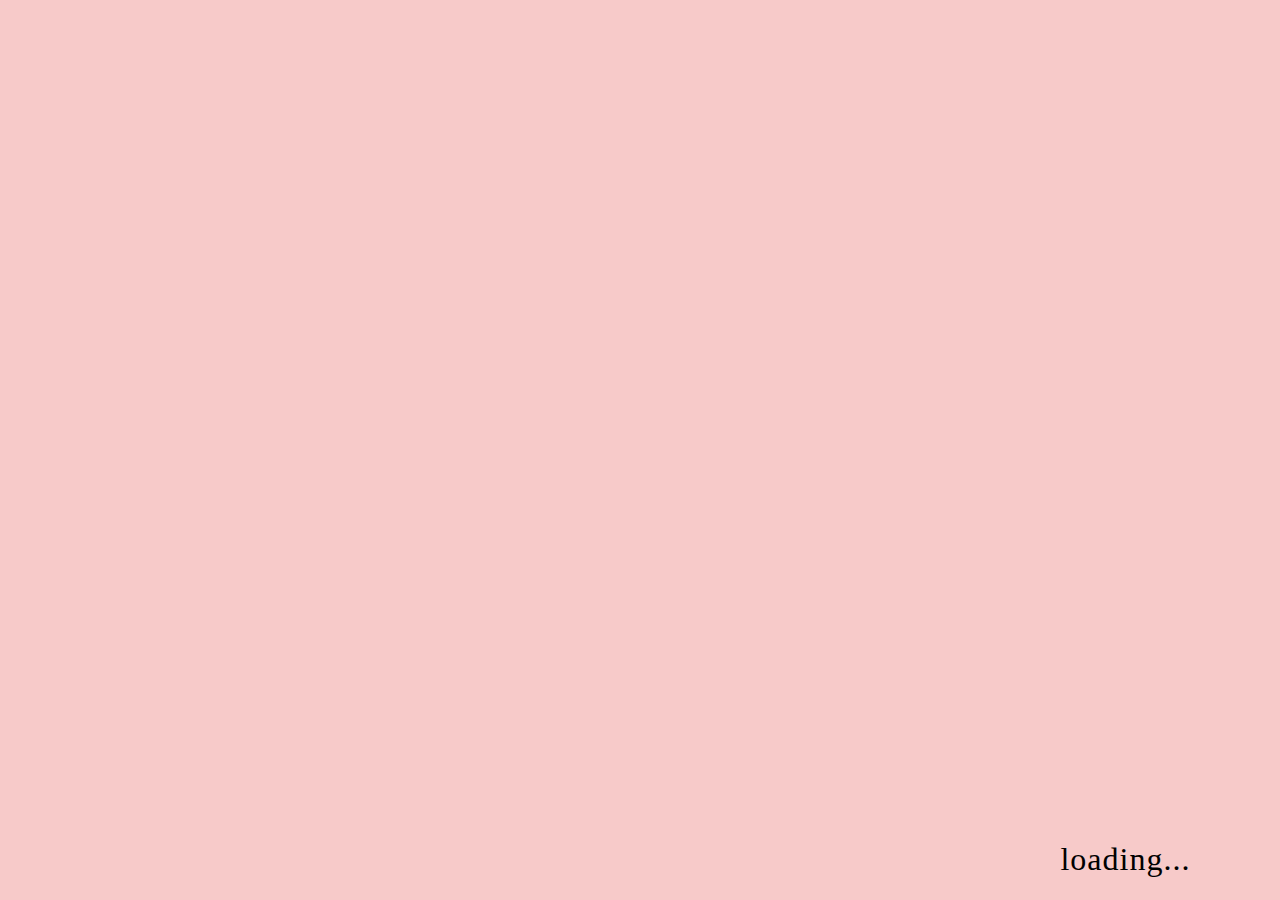
<file: recruit/index.html>
<!DOCTYPE html>
<html xmlns:og='http://ogp.me/ns#'>
	<head>
		<meta charset="UTF-8"/>
		<meta name="viewport" content="width=device-width, initial-scale=1.0, maximum-scale=1.0, user-scalable=0">
		<title>INFAS 2017 招募</title>
		<meta property="og:title" content="INFAS 2017 招募"></meta>
		<meta property="og:image" content="img/recruitlogo.png"></meta>
		<meta property="og:type" content="website"></meta>
		<meta property="og:url" content="infas-js.github.io/INFAS2017/recruit/"></meta>
		<meta property="og:description" content="INFAS歡迎你加入！！"></meta>
		<meta property="og:site_name" content="INFAS.js recruit"></meta>
		<link href="index.css" rel="stylesheet"/>
	</head>
	<body>
		<div id="loading-page"><span>loading...</span></div>
		<div id="main">
			<div id="updownbutton" class="button">
				<img src="img/ArrowDown.png" id="updownbuttonimg">
			</div>
			<div id="scrollbox" class="row">
				<img src="img/ArrowLeft.png" id="leftbutton" class="button">
				<img src="img/ArrowRight.png" id="rightbutton" class="button">
				<div id="scroll">

					<div id="title" class="pages"><div class="page-content">
						<img id="title-logo" src="img/logo.png">
						<div id="title-text" class="text">
							<p id="title-big">歡迎來到 INFAS 2017！</p id="title-big">
							<p>我們是一群對資訊有強大興趣、技能</p>
							<p>以及滿腔熱血的高中生</p>
							<p>透過聯展，我們將資訊推廣至高中個角落</p>
							<p>使我們互相切磋琢磨，並分享自己的知識與成果！</p>
						</div>
					</div></div>

					<div id="goal" class="pages"><div class="page-content">
						<div id="goal-text" class="text">
							<p>Information Associate of Students - joint show (INFAS.js 或 INFAS)，中文為<b>高中資訊學術聯展</b>，於今年初創立。</p>
							<p>創立之初由四校：新竹高中、科園實中、竹北高中與武陵高中組成，共同籌畫了5月29日於科園實中舉辦之聯展。</p>
							<p>我們是一個平面化組織，意即所有工人都能共同參與活動的討論。</p>
							<p>為了努力籌畫一年一度的聯展，努力推廣資訊，並且展現我們的成果，</p>
							<p>我們需要的不只是資訊強者，還需要其他多元技能，包括設計、空間規劃、流程安排等！
							<p>因此只要對資訊有興趣，INFAS 2017 需要你的協助！一起讓INFAS變得更好，寫下新的一頁！</p>
							<p>請點按向下觀看今年活動照片！</p>	
						</div>
					</div></div>

					<div id="groups" class="pages"><div class="page-content">
						<div id="group-title" class="group">
							<span>組別介紹</span>
						</div>
						<div id="group-place" class="group">
							<span>場務</span>
						</div>
						<div id="group-create" class="group">
							<span>文創</span>
						</div>
						<div id="group-finance" class="group">
							<span>財務</span>
						</div>
						<div id="group-agenda" class="group">
							<span>議程</span>
						</div>
						<div id="group-sales" class="group">
							<span>銷售</span>
						</div>
						<div id="group-PR" class="group">
							<span>公關</span>
						</div>
						<div id="group-record" class="group">
							<span>紀錄</span>
						</div>
						<div id="place-page" class="group-page"><div id="place-color" class="page-color">
							<span class="group-name" id="place-name">場務組</span>
							<p>　　負責與場地有關的大小事務，包括：
							<p>　</p>
							<li><b>場勘、設備</b>：去即將舉辦活動的場地探勘，回報可用的環境與設備。</li>
							<li><b>交通動線</b>：安排場內場外這種動線規劃。</li>
							<li><b>食物</b>：安排午餐、下午茶訂購、擺放、收拾。</li>
							<li><b>機動</b>：活動當日負責站點，並臨機處理大小事。</li>
							<li><b>開會地點</b>：負責安排下次適當的會議地點並申請場地。</li>
							<p>　</p>
							<p>　　場務組所需要的專業技能應該是所有組別裡算是比較少的，但事項也相對較多，人數需求最大。活動當天會希望大家當天都有空支援，不過不能來也沒關係，場務組也有許多其他事前的工作喔。場務組就是個人越多每個人事情絕對會越少(喂XD)的組別，所以歡迎加入啦~~~</p>
							<p>　</p>
						</div></div>
						<div id="create-page" class="group-page"><div id="create-color" class="page-color">
							<span class="group-name" id="create-name">文創組</span>
							<p>　　負責美工設計與排版的部分，包括：
							<p>　</p>
							<li><b>手冊</b>：聯展當天每位會眾都會有一本手冊，內含活動介紹議程、議程內容介紹、贊助廣告等等。</li>
							<li><b>看板、布條</b>：場地可能需要醒目的大型看版、立牌、布條等等。</li>
							<li><b>LOGO</b>：設計吉祥物和LOGO，或者選擇沿用。</li>
							<li><b>官網</b>：設計活動官網。</li>
							<li><b>宣傳品</b>：廣告單、海報、粉專貼文圖等設計。</li>
							<p>　</p>
							<p>　　文創組需要一些對設計比較有經驗、專業的人才(而不限定是否有資訊能力)，因此請務必在表單上填寫相關的經驗(尤其是在adobe系列軟體的處理經驗)，我們會特別對這組的報名人做審核。希望有設計能力的你可以來支援我們！</p>
							<p>　</p>
						</div></div>
						<div id="finance-page" class="group-page"><div id="finance-color" class="page-color">
							<span class="group-name" id="finance-name">財務組</span>
							<p>　　應該很明顯，就是管錢啦~工作包括以下</p>
							<p>　</p>
							<li>與各組確認、編列預算。</li>
							<li>與公關組確認拉贊狀況、是否需要尋求補助等等。</li>
							<li>負責管理金流帳號。</li>
							<li>負責處理各組報帳、並監控是否超出預算。</li>
							<p>　</p>
							<p>　　財務組需要的是能夠清楚管理金錢流向的人員，人數需求並不多，但要求每個都有能力掌握最新的金流情況喔。</p>
							<p>　</p>
						</div></div>
						<div id="agenda-page" class="group-page"><div id="agenda-color" class="page-color">
							<span class="group-name" id="agenda-name">議程組</span>
							<p>　　議程組主要是計畫活動當天的進行，細節包括：
							<p>　</p>
							<li><b>流程</b>：排定活動當天之詳細流程。</li>
							<li><b>徵稿審稿</b>：徵選講師講稿，對其進行審核。</li>
							<li><b>報名報到</b>：處理報名事項，並統計報名人資訊以及當日報到情況。</li>
							<p>　</p>
							<p>　　議程組可能需要一些有些資訊能力的人來對稿件進行審核，對於議程的順序安排也會比較有利。歡迎有資訊程度或善於安排行程的人加入議程組^^。</p>
							<p>　</p>
						</div></div>
						<div id="sales-page" class="group-page"><div id="sales-color" class="page-color">
							<span class="group-name" id="sales-name">銷售組</span>
							<p>　　銷售組當然是要把我們的產品推銷出去囉~細節如下：
							<p>　</p>
							<li><b>構思</b>：構思透過甚麼物品展現文創組設計。</li>
							<li><b>送製</b>：聯絡廠商製作物品。</li>
							<li><b>販賣</b>：處理預定、現場訂購、活動後訂購等的折扣與統計</li>
							<p>　</p>
							<p>　　銷售組需要一些有創意的元素，以及成功的推銷策略，歡迎有各種奇特想法和推銷手段(咦?)的你來銷售組喔~</p>
							<p>　</p>
						</div></div>
						<div id="PR-page" class="group-page"><div id="PR-color" class="page-color">
							<span class="group-name" id="PR-name">公關組</span>
							<p>　　喜歡認識人脈，擴展視野的機會在這裡喔！加入公關組會是最好的選擇，簡單來說，公關組的工作有以下：
							<p>　</p>
							<li><b>宣傳</b>：發送公關函、宣傳品等等。</li>
							<li><b>粉專</b>：管理粉專，負責處理訊息、決定發布動態的內容與時間。</li>
							<li><b>拉贊</b>：尋找願意贊助的廠商、學校等等。</li>
							<p>　</p>
							<p>　　想當然爾，我們非常需要有特殊關係的人才，但就算是沒有，也可以加入宣傳行列！！！公關組歡迎大家OwO</p>
							<p>　</p>
						</div></div>
						<div id="record-page" class="group-page"><div id="record-color" class="page-color">
							<span class="group-name" id="record-name">紀錄組</span>
							<p>　　記錄各種東西：
							<p>　</p>
							<li><b>會議記錄</b>：負責整理會議紀錄，會議時打逐字稿或錄音等等。</li>
							<li><b>拍照錄影</b>：在每次各組聚集、召開會議時拍下我們的日常。</li>
							<li><b>新聞稿</b>：撰寫新聞稿並發送至各大新聞報社。</li>
							<p>　</p>
							<p>　　紀錄組希望是有比較專業的相機，不過沒有也沒關係，如果你喜歡拿傻瓜相機或手機拍照，也非常歡迎你!!或者你想要寫個新聞稿讓全台灣喔不全世界為之一亮，也可以來紀錄組喔~</p>
							<p>　</p>
						</div></div>
					</div></div>

					<!--div id="form" class="pages"><div class="page-content">
						<iframe id="google-form" src="https://goo.gl/forms/YhsKyAOHwgcSzUv83"></iframe>
						<div id="form-title">心動了嗎，趕快來報名吧！</div>
					</div></div-->
				</div>
			</div>
			<div id="photos2016" class="row"><div id="photoframe">
				<div id="photobox1" class="photobox">
					<img id="photo1" class="photo" src="img/photo1.jpg">
					<img id="photo4" class="photo" src="img/photo4.jpg"><br>
					<img id="photo6" class="photo" src="img/photo6.jpg">
					<img id="photo3" class="photo" src="img/photo3.jpg">
				</div>
				<div id="photobox3" class="photobox">
					<img id="photo5" class="photo" src="img/photo5.jpg">
					<img id="photo2" class="photo" src="img/photo2.jpg"><br>
					<img id="photo8" class="photo" src="img/photo8.jpg">
					<img id="photo7" class="photo" src="img/photo7.jpg">
					<a href="https://www.facebook.com/INFASjs" id="infaslink" target="_blank"><div>更多資訊及照片<br>可前往臉書專頁</div><img src="img/facebook.png"></a>
				</div></div>
			</div>
		</div>
    <script src="index.js"></script>
	</body>
</html>
</file>
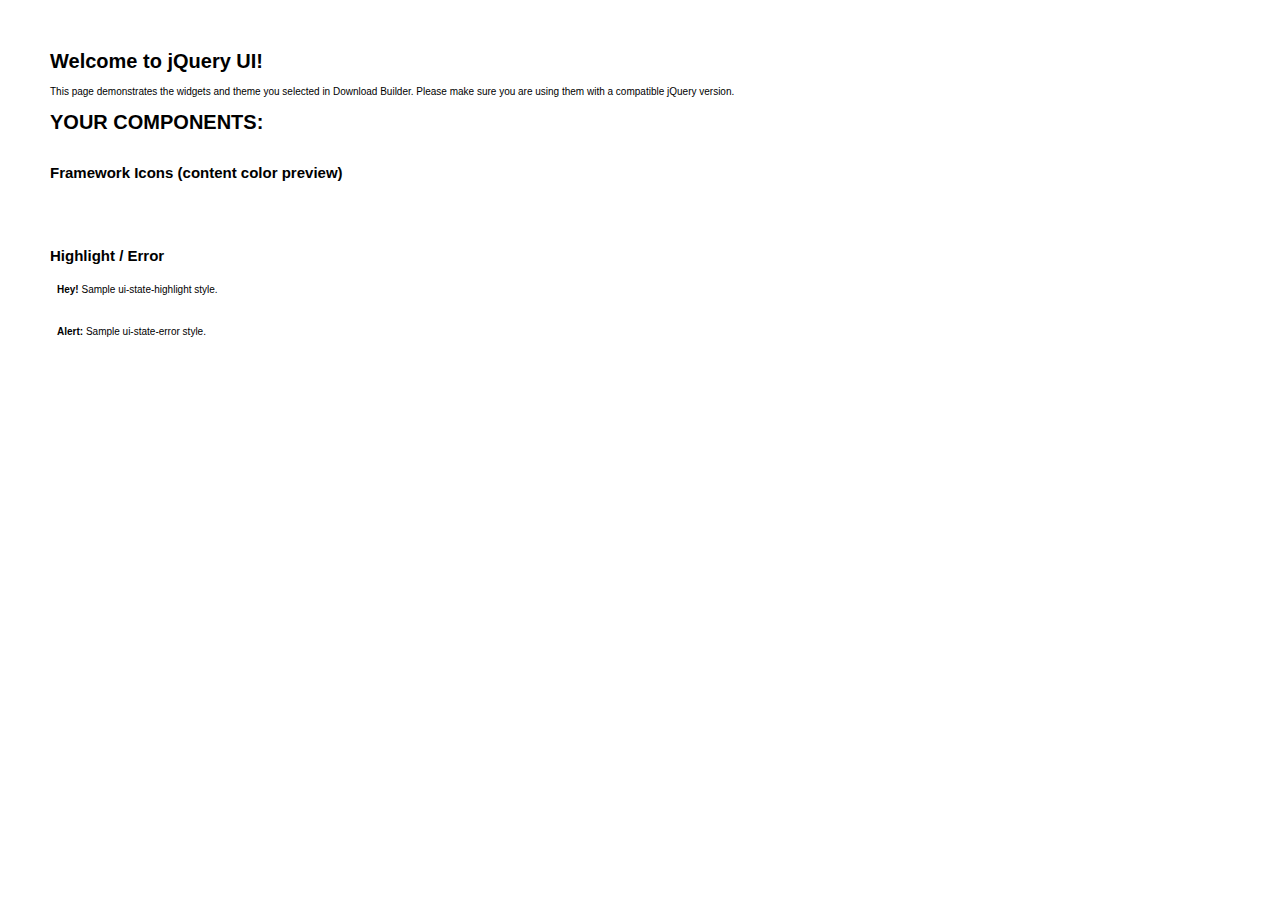
<file: hackfoldr/assets/jquery-ui/1.11.0.custom/index.html>
<!doctype html>
<html lang="us">
<head>
	<meta charset="utf-8">
	<title>jQuery UI Example Page</title>
	<link href="jquery-ui.css" rel="stylesheet">
	<style>
	body{
		font: 62.5% "Trebuchet MS", sans-serif;
		margin: 50px;
	}
	.demoHeaders {
		margin-top: 2em;
	}
	#dialog-link {
		padding: .4em 1em .4em 20px;
		text-decoration: none;
		position: relative;
	}
	#dialog-link span.ui-icon {
		margin: 0 5px 0 0;
		position: absolute;
		left: .2em;
		top: 50%;
		margin-top: -8px;
	}
	#icons {
		margin: 0;
		padding: 0;
	}
	#icons li {
		margin: 2px;
		position: relative;
		padding: 4px 0;
		cursor: pointer;
		float: left;
		list-style: none;
	}
	#icons span.ui-icon {
		float: left;
		margin: 0 4px;
	}
	.fakewindowcontain .ui-widget-overlay {
		position: absolute;
	}
	select {
		width: 200px;
	}
	</style>
</head>
<body>

<h1>Welcome to jQuery UI!</h1>

<div class="ui-widget">
	<p>This page demonstrates the widgets and theme you selected in Download Builder. Please make sure you are using them with a compatible jQuery version.</p>
</div>

<h1>YOUR COMPONENTS:</h1>












<h2 class="demoHeaders">Framework Icons (content color preview)</h2>
<ul id="icons" class="ui-widget ui-helper-clearfix">
	<li class="ui-state-default ui-corner-all" title=".ui-icon-carat-1-n"><span class="ui-icon ui-icon-carat-1-n"></span></li>
	<li class="ui-state-default ui-corner-all" title=".ui-icon-carat-1-ne"><span class="ui-icon ui-icon-carat-1-ne"></span></li>
	<li class="ui-state-default ui-corner-all" title=".ui-icon-carat-1-e"><span class="ui-icon ui-icon-carat-1-e"></span></li>
	<li class="ui-state-default ui-corner-all" title=".ui-icon-carat-1-se"><span class="ui-icon ui-icon-carat-1-se"></span></li>
	<li class="ui-state-default ui-corner-all" title=".ui-icon-carat-1-s"><span class="ui-icon ui-icon-carat-1-s"></span></li>
	<li class="ui-state-default ui-corner-all" title=".ui-icon-carat-1-sw"><span class="ui-icon ui-icon-carat-1-sw"></span></li>
	<li class="ui-state-default ui-corner-all" title=".ui-icon-carat-1-w"><span class="ui-icon ui-icon-carat-1-w"></span></li>
	<li class="ui-state-default ui-corner-all" title=".ui-icon-carat-1-nw"><span class="ui-icon ui-icon-carat-1-nw"></span></li>
	<li class="ui-state-default ui-corner-all" title=".ui-icon-carat-2-n-s"><span class="ui-icon ui-icon-carat-2-n-s"></span></li>
	<li class="ui-state-default ui-corner-all" title=".ui-icon-carat-2-e-w"><span class="ui-icon ui-icon-carat-2-e-w"></span></li>
	<li class="ui-state-default ui-corner-all" title=".ui-icon-triangle-1-n"><span class="ui-icon ui-icon-triangle-1-n"></span></li>
	<li class="ui-state-default ui-corner-all" title=".ui-icon-triangle-1-ne"><span class="ui-icon ui-icon-triangle-1-ne"></span></li>
	<li class="ui-state-default ui-corner-all" title=".ui-icon-triangle-1-e"><span class="ui-icon ui-icon-triangle-1-e"></span></li>
	<li class="ui-state-default ui-corner-all" title=".ui-icon-triangle-1-se"><span class="ui-icon ui-icon-triangle-1-se"></span></li>
	<li class="ui-state-default ui-corner-all" title=".ui-icon-triangle-1-s"><span class="ui-icon ui-icon-triangle-1-s"></span></li>
	<li class="ui-state-default ui-corner-all" title=".ui-icon-triangle-1-sw"><span class="ui-icon ui-icon-triangle-1-sw"></span></li>
	<li class="ui-state-default ui-corner-all" title=".ui-icon-triangle-1-w"><span class="ui-icon ui-icon-triangle-1-w"></span></li>
	<li class="ui-state-default ui-corner-all" title=".ui-icon-triangle-1-nw"><span class="ui-icon ui-icon-triangle-1-nw"></span></li>
	<li class="ui-state-default ui-corner-all" title=".ui-icon-triangle-2-n-s"><span class="ui-icon ui-icon-triangle-2-n-s"></span></li>
	<li class="ui-state-default ui-corner-all" title=".ui-icon-triangle-2-e-w"><span class="ui-icon ui-icon-triangle-2-e-w"></span></li>
	<li class="ui-state-default ui-corner-all" title=".ui-icon-arrow-1-n"><span class="ui-icon ui-icon-arrow-1-n"></span></li>
	<li class="ui-state-default ui-corner-all" title=".ui-icon-arrow-1-ne"><span class="ui-icon ui-icon-arrow-1-ne"></span></li>
	<li class="ui-state-default ui-corner-all" title=".ui-icon-arrow-1-e"><span class="ui-icon ui-icon-arrow-1-e"></span></li>
	<li class="ui-state-default ui-corner-all" title=".ui-icon-arrow-1-se"><span class="ui-icon ui-icon-arrow-1-se"></span></li>
	<li class="ui-state-default ui-corner-all" title=".ui-icon-arrow-1-s"><span class="ui-icon ui-icon-arrow-1-s"></span></li>
	<li class="ui-state-default ui-corner-all" title=".ui-icon-arrow-1-sw"><span class="ui-icon ui-icon-arrow-1-sw"></span></li>
	<li class="ui-state-default ui-corner-all" title=".ui-icon-arrow-1-w"><span class="ui-icon ui-icon-arrow-1-w"></span></li>
	<li class="ui-state-default ui-corner-all" title=".ui-icon-arrow-1-nw"><span class="ui-icon ui-icon-arrow-1-nw"></span></li>
	<li class="ui-state-default ui-corner-all" title=".ui-icon-arrow-2-n-s"><span class="ui-icon ui-icon-arrow-2-n-s"></span></li>
	<li class="ui-state-default ui-corner-all" title=".ui-icon-arrow-2-ne-sw"><span class="ui-icon ui-icon-arrow-2-ne-sw"></span></li>
	<li class="ui-state-default ui-corner-all" title=".ui-icon-arrow-2-e-w"><span class="ui-icon ui-icon-arrow-2-e-w"></span></li>
	<li class="ui-state-default ui-corner-all" title=".ui-icon-arrow-2-se-nw"><span class="ui-icon ui-icon-arrow-2-se-nw"></span></li>
	<li class="ui-state-default ui-corner-all" title=".ui-icon-arrowstop-1-n"><span class="ui-icon ui-icon-arrowstop-1-n"></span></li>
	<li class="ui-state-default ui-corner-all" title=".ui-icon-arrowstop-1-e"><span class="ui-icon ui-icon-arrowstop-1-e"></span></li>
	<li class="ui-state-default ui-corner-all" title=".ui-icon-arrowstop-1-s"><span class="ui-icon ui-icon-arrowstop-1-s"></span></li>
	<li class="ui-state-default ui-corner-all" title=".ui-icon-arrowstop-1-w"><span class="ui-icon ui-icon-arrowstop-1-w"></span></li>
	<li class="ui-state-default ui-corner-all" title=".ui-icon-arrowthick-1-n"><span class="ui-icon ui-icon-arrowthick-1-n"></span></li>
	<li class="ui-state-default ui-corner-all" title=".ui-icon-arrowthick-1-ne"><span class="ui-icon ui-icon-arrowthick-1-ne"></span></li>
	<li class="ui-state-default ui-corner-all" title=".ui-icon-arrowthick-1-e"><span class="ui-icon ui-icon-arrowthick-1-e"></span></li>
	<li class="ui-state-default ui-corner-all" title=".ui-icon-arrowthick-1-se"><span class="ui-icon ui-icon-arrowthick-1-se"></span></li>
	<li class="ui-state-default ui-corner-all" title=".ui-icon-arrowthick-1-s"><span class="ui-icon ui-icon-arrowthick-1-s"></span></li>
	<li class="ui-state-default ui-corner-all" title=".ui-icon-arrowthick-1-sw"><span class="ui-icon ui-icon-arrowthick-1-sw"></span></li>
	<li class="ui-state-default ui-corner-all" title=".ui-icon-arrowthick-1-w"><span class="ui-icon ui-icon-arrowthick-1-w"></span></li>
	<li class="ui-state-default ui-corner-all" title=".ui-icon-arrowthick-1-nw"><span class="ui-icon ui-icon-arrowthick-1-nw"></span></li>
	<li class="ui-state-default ui-corner-all" title=".ui-icon-arrowthick-2-n-s"><span class="ui-icon ui-icon-arrowthick-2-n-s"></span></li>
	<li class="ui-state-default ui-corner-all" title=".ui-icon-arrowthick-2-ne-sw"><span class="ui-icon ui-icon-arrowthick-2-ne-sw"></span></li>
	<li class="ui-state-default ui-corner-all" title=".ui-icon-arrowthick-2-e-w"><span class="ui-icon ui-icon-arrowthick-2-e-w"></span></li>
	<li class="ui-state-default ui-corner-all" title=".ui-icon-arrowthick-2-se-nw"><span class="ui-icon ui-icon-arrowthick-2-se-nw"></span></li>
	<li class="ui-state-default ui-corner-all" title=".ui-icon-arrowthickstop-1-n"><span class="ui-icon ui-icon-arrowthickstop-1-n"></span></li>
	<li class="ui-state-default ui-corner-all" title=".ui-icon-arrowthickstop-1-e"><span class="ui-icon ui-icon-arrowthickstop-1-e"></span></li>
	<li class="ui-state-default ui-corner-all" title=".ui-icon-arrowthickstop-1-s"><span class="ui-icon ui-icon-arrowthickstop-1-s"></span></li>
	<li class="ui-state-default ui-corner-all" title=".ui-icon-arrowthickstop-1-w"><span class="ui-icon ui-icon-arrowthickstop-1-w"></span></li>
	<li class="ui-state-default ui-corner-all" title=".ui-icon-arrowreturnthick-1-w"><span class="ui-icon ui-icon-arrowreturnthick-1-w"></span></li>
	<li class="ui-state-default ui-corner-all" title=".ui-icon-arrowreturnthick-1-n"><span class="ui-icon ui-icon-arrowreturnthick-1-n"></span></li>
	<li class="ui-state-default ui-corner-all" title=".ui-icon-arrowreturnthick-1-e"><span class="ui-icon ui-icon-arrowreturnthick-1-e"></span></li>
	<li class="ui-state-default ui-corner-all" title=".ui-icon-arrowreturnthick-1-s"><span class="ui-icon ui-icon-arrowreturnthick-1-s"></span></li>
	<li class="ui-state-default ui-corner-all" title=".ui-icon-arrowreturn-1-w"><span class="ui-icon ui-icon-arrowreturn-1-w"></span></li>
	<li class="ui-state-default ui-corner-all" title=".ui-icon-arrowreturn-1-n"><span class="ui-icon ui-icon-arrowreturn-1-n"></span></li>
	<li class="ui-state-default ui-corner-all" title=".ui-icon-arrowreturn-1-e"><span class="ui-icon ui-icon-arrowreturn-1-e"></span></li>
	<li class="ui-state-default ui-corner-all" title=".ui-icon-arrowreturn-1-s"><span class="ui-icon ui-icon-arrowreturn-1-s"></span></li>
	<li class="ui-state-default ui-corner-all" title=".ui-icon-arrowrefresh-1-w"><span class="ui-icon ui-icon-arrowrefresh-1-w"></span></li>
	<li class="ui-state-default ui-corner-all" title=".ui-icon-arrowrefresh-1-n"><span class="ui-icon ui-icon-arrowrefresh-1-n"></span></li>
	<li class="ui-state-default ui-corner-all" title=".ui-icon-arrowrefresh-1-e"><span class="ui-icon ui-icon-arrowrefresh-1-e"></span></li>
	<li class="ui-state-default ui-corner-all" title=".ui-icon-arrowrefresh-1-s"><span class="ui-icon ui-icon-arrowrefresh-1-s"></span></li>
	<li class="ui-state-default ui-corner-all" title=".ui-icon-arrow-4"><span class="ui-icon ui-icon-arrow-4"></span></li>
	<li class="ui-state-default ui-corner-all" title=".ui-icon-arrow-4-diag"><span class="ui-icon ui-icon-arrow-4-diag"></span></li>
	<li class="ui-state-default ui-corner-all" title=".ui-icon-extlink"><span class="ui-icon ui-icon-extlink"></span></li>
	<li class="ui-state-default ui-corner-all" title=".ui-icon-newwin"><span class="ui-icon ui-icon-newwin"></span></li>
	<li class="ui-state-default ui-corner-all" title=".ui-icon-refresh"><span class="ui-icon ui-icon-refresh"></span></li>
	<li class="ui-state-default ui-corner-all" title=".ui-icon-shuffle"><span class="ui-icon ui-icon-shuffle"></span></li>
	<li class="ui-state-default ui-corner-all" title=".ui-icon-transfer-e-w"><span class="ui-icon ui-icon-transfer-e-w"></span></li>
	<li class="ui-state-default ui-corner-all" title=".ui-icon-transferthick-e-w"><span class="ui-icon ui-icon-transferthick-e-w"></span></li>
	<li class="ui-state-default ui-corner-all" title=".ui-icon-folder-collapsed"><span class="ui-icon ui-icon-folder-collapsed"></span></li>
	<li class="ui-state-default ui-corner-all" title=".ui-icon-folder-open"><span class="ui-icon ui-icon-folder-open"></span></li>
	<li class="ui-state-default ui-corner-all" title=".ui-icon-document"><span class="ui-icon ui-icon-document"></span></li>
	<li class="ui-state-default ui-corner-all" title=".ui-icon-document-b"><span class="ui-icon ui-icon-document-b"></span></li>
	<li class="ui-state-default ui-corner-all" title=".ui-icon-note"><span class="ui-icon ui-icon-note"></span></li>
	<li class="ui-state-default ui-corner-all" title=".ui-icon-mail-closed"><span class="ui-icon ui-icon-mail-closed"></span></li>
	<li class="ui-state-default ui-corner-all" title=".ui-icon-mail-open"><span class="ui-icon ui-icon-mail-open"></span></li>
	<li class="ui-state-default ui-corner-all" title=".ui-icon-suitcase"><span class="ui-icon ui-icon-suitcase"></span></li>
	<li class="ui-state-default ui-corner-all" title=".ui-icon-comment"><span class="ui-icon ui-icon-comment"></span></li>
	<li class="ui-state-default ui-corner-all" title=".ui-icon-person"><span class="ui-icon ui-icon-person"></span></li>
	<li class="ui-state-default ui-corner-all" title=".ui-icon-print"><span class="ui-icon ui-icon-print"></span></li>
	<li class="ui-state-default ui-corner-all" title=".ui-icon-trash"><span class="ui-icon ui-icon-trash"></span></li>
	<li class="ui-state-default ui-corner-all" title=".ui-icon-locked"><span class="ui-icon ui-icon-locked"></span></li>
	<li class="ui-state-default ui-corner-all" title=".ui-icon-unlocked"><span class="ui-icon ui-icon-unlocked"></span></li>
	<li class="ui-state-default ui-corner-all" title=".ui-icon-bookmark"><span class="ui-icon ui-icon-bookmark"></span></li>
	<li class="ui-state-default ui-corner-all" title=".ui-icon-tag"><span class="ui-icon ui-icon-tag"></span></li>
	<li class="ui-state-default ui-corner-all" title=".ui-icon-home"><span class="ui-icon ui-icon-home"></span></li>
	<li class="ui-state-default ui-corner-all" title=".ui-icon-flag"><span class="ui-icon ui-icon-flag"></span></li>
	<li class="ui-state-default ui-corner-all" title=".ui-icon-calculator"><span class="ui-icon ui-icon-calculator"></span></li>
	<li class="ui-state-default ui-corner-all" title=".ui-icon-cart"><span class="ui-icon ui-icon-cart"></span></li>
	<li class="ui-state-default ui-corner-all" title=".ui-icon-pencil"><span class="ui-icon ui-icon-pencil"></span></li>
	<li class="ui-state-default ui-corner-all" title=".ui-icon-clock"><span class="ui-icon ui-icon-clock"></span></li>
	<li class="ui-state-default ui-corner-all" title=".ui-icon-disk"><span class="ui-icon ui-icon-disk"></span></li>
	<li class="ui-state-default ui-corner-all" title=".ui-icon-calendar"><span class="ui-icon ui-icon-calendar"></span></li>
	<li class="ui-state-default ui-corner-all" title=".ui-icon-zoomin"><span class="ui-icon ui-icon-zoomin"></span></li>
	<li class="ui-state-default ui-corner-all" title=".ui-icon-zoomout"><span class="ui-icon ui-icon-zoomout"></span></li>
	<li class="ui-state-default ui-corner-all" title=".ui-icon-search"><span class="ui-icon ui-icon-search"></span></li>
	<li class="ui-state-default ui-corner-all" title=".ui-icon-wrench"><span class="ui-icon ui-icon-wrench"></span></li>
	<li class="ui-state-default ui-corner-all" title=".ui-icon-gear"><span class="ui-icon ui-icon-gear"></span></li>
	<li class="ui-state-default ui-corner-all" title=".ui-icon-heart"><span class="ui-icon ui-icon-heart"></span></li>
	<li class="ui-state-default ui-corner-all" title=".ui-icon-star"><span class="ui-icon ui-icon-star"></span></li>
	<li class="ui-state-default ui-corner-all" title=".ui-icon-link"><span class="ui-icon ui-icon-link"></span></li>
	<li class="ui-state-default ui-corner-all" title=".ui-icon-cancel"><span class="ui-icon ui-icon-cancel"></span></li>
	<li class="ui-state-default ui-corner-all" title=".ui-icon-plus"><span class="ui-icon ui-icon-plus"></span></li>
	<li class="ui-state-default ui-corner-all" title=".ui-icon-plusthick"><span class="ui-icon ui-icon-plusthick"></span></li>
	<li class="ui-state-default ui-corner-all" title=".ui-icon-minus"><span class="ui-icon ui-icon-minus"></span></li>
	<li class="ui-state-default ui-corner-all" title=".ui-icon-minusthick"><span class="ui-icon ui-icon-minusthick"></span></li>
	<li class="ui-state-default ui-corner-all" title=".ui-icon-close"><span class="ui-icon ui-icon-close"></span></li>
	<li class="ui-state-default ui-corner-all" title=".ui-icon-closethick"><span class="ui-icon ui-icon-closethick"></span></li>
	<li class="ui-state-default ui-corner-all" title=".ui-icon-key"><span class="ui-icon ui-icon-key"></span></li>
	<li class="ui-state-default ui-corner-all" title=".ui-icon-lightbulb"><span class="ui-icon ui-icon-lightbulb"></span></li>
	<li class="ui-state-default ui-corner-all" title=".ui-icon-scissors"><span class="ui-icon ui-icon-scissors"></span></li>
	<li class="ui-state-default ui-corner-all" title=".ui-icon-clipboard"><span class="ui-icon ui-icon-clipboard"></span></li>
	<li class="ui-state-default ui-corner-all" title=".ui-icon-copy"><span class="ui-icon ui-icon-copy"></span></li>
	<li class="ui-state-default ui-corner-all" title=".ui-icon-contact"><span class="ui-icon ui-icon-contact"></span></li>
	<li class="ui-state-default ui-corner-all" title=".ui-icon-image"><span class="ui-icon ui-icon-image"></span></li>
	<li class="ui-state-default ui-corner-all" title=".ui-icon-video"><span class="ui-icon ui-icon-video"></span></li>
	<li class="ui-state-default ui-corner-all" title=".ui-icon-script"><span class="ui-icon ui-icon-script"></span></li>
	<li class="ui-state-default ui-corner-all" title=".ui-icon-alert"><span class="ui-icon ui-icon-alert"></span></li>
	<li class="ui-state-default ui-corner-all" title=".ui-icon-info"><span class="ui-icon ui-icon-info"></span></li>
	<li class="ui-state-default ui-corner-all" title=".ui-icon-notice"><span class="ui-icon ui-icon-notice"></span></li>
	<li class="ui-state-default ui-corner-all" title=".ui-icon-help"><span class="ui-icon ui-icon-help"></span></li>
	<li class="ui-state-default ui-corner-all" title=".ui-icon-check"><span class="ui-icon ui-icon-check"></span></li>
	<li class="ui-state-default ui-corner-all" title=".ui-icon-bullet"><span class="ui-icon ui-icon-bullet"></span></li>
	<li class="ui-state-default ui-corner-all" title=".ui-icon-radio-off"><span class="ui-icon ui-icon-radio-off"></span></li>
	<li class="ui-state-default ui-corner-all" title=".ui-icon-radio-on"><span class="ui-icon ui-icon-radio-on"></span></li>
	<li class="ui-state-default ui-corner-all" title=".ui-icon-pin-w"><span class="ui-icon ui-icon-pin-w"></span></li>
	<li class="ui-state-default ui-corner-all" title=".ui-icon-pin-s"><span class="ui-icon ui-icon-pin-s"></span></li>
	<li class="ui-state-default ui-corner-all" title=".ui-icon-play"><span class="ui-icon ui-icon-play"></span></li>
	<li class="ui-state-default ui-corner-all" title=".ui-icon-pause"><span class="ui-icon ui-icon-pause"></span></li>
	<li class="ui-state-default ui-corner-all" title=".ui-icon-seek-next"><span class="ui-icon ui-icon-seek-next"></span></li>
	<li class="ui-state-default ui-corner-all" title=".ui-icon-seek-prev"><span class="ui-icon ui-icon-seek-prev"></span></li>
	<li class="ui-state-default ui-corner-all" title=".ui-icon-seek-end"><span class="ui-icon ui-icon-seek-end"></span></li>
	<li class="ui-state-default ui-corner-all" title=".ui-icon-seek-first"><span class="ui-icon ui-icon-seek-first"></span></li>
	<li class="ui-state-default ui-corner-all" title=".ui-icon-stop"><span class="ui-icon ui-icon-stop"></span></li>
	<li class="ui-state-default ui-corner-all" title=".ui-icon-eject"><span class="ui-icon ui-icon-eject"></span></li>
	<li class="ui-state-default ui-corner-all" title=".ui-icon-volume-off"><span class="ui-icon ui-icon-volume-off"></span></li>
	<li class="ui-state-default ui-corner-all" title=".ui-icon-volume-on"><span class="ui-icon ui-icon-volume-on"></span></li>
	<li class="ui-state-default ui-corner-all" title=".ui-icon-power"><span class="ui-icon ui-icon-power"></span></li>
	<li class="ui-state-default ui-corner-all" title=".ui-icon-signal-diag"><span class="ui-icon ui-icon-signal-diag"></span></li>
	<li class="ui-state-default ui-corner-all" title=".ui-icon-signal"><span class="ui-icon ui-icon-signal"></span></li>
	<li class="ui-state-default ui-corner-all" title=".ui-icon-battery-0"><span class="ui-icon ui-icon-battery-0"></span></li>
	<li class="ui-state-default ui-corner-all" title=".ui-icon-battery-1"><span class="ui-icon ui-icon-battery-1"></span></li>
	<li class="ui-state-default ui-corner-all" title=".ui-icon-battery-2"><span class="ui-icon ui-icon-battery-2"></span></li>
	<li class="ui-state-default ui-corner-all" title=".ui-icon-battery-3"><span class="ui-icon ui-icon-battery-3"></span></li>
	<li class="ui-state-default ui-corner-all" title=".ui-icon-circle-plus"><span class="ui-icon ui-icon-circle-plus"></span></li>
	<li class="ui-state-default ui-corner-all" title=".ui-icon-circle-minus"><span class="ui-icon ui-icon-circle-minus"></span></li>
	<li class="ui-state-default ui-corner-all" title=".ui-icon-circle-close"><span class="ui-icon ui-icon-circle-close"></span></li>
	<li class="ui-state-default ui-corner-all" title=".ui-icon-circle-triangle-e"><span class="ui-icon ui-icon-circle-triangle-e"></span></li>
	<li class="ui-state-default ui-corner-all" title=".ui-icon-circle-triangle-s"><span class="ui-icon ui-icon-circle-triangle-s"></span></li>
	<li class="ui-state-default ui-corner-all" title=".ui-icon-circle-triangle-w"><span class="ui-icon ui-icon-circle-triangle-w"></span></li>
	<li class="ui-state-default ui-corner-all" title=".ui-icon-circle-triangle-n"><span class="ui-icon ui-icon-circle-triangle-n"></span></li>
	<li class="ui-state-default ui-corner-all" title=".ui-icon-circle-arrow-e"><span class="ui-icon ui-icon-circle-arrow-e"></span></li>
	<li class="ui-state-default ui-corner-all" title=".ui-icon-circle-arrow-s"><span class="ui-icon ui-icon-circle-arrow-s"></span></li>
	<li class="ui-state-default ui-corner-all" title=".ui-icon-circle-arrow-w"><span class="ui-icon ui-icon-circle-arrow-w"></span></li>
	<li class="ui-state-default ui-corner-all" title=".ui-icon-circle-arrow-n"><span class="ui-icon ui-icon-circle-arrow-n"></span></li>
	<li class="ui-state-default ui-corner-all" title=".ui-icon-circle-zoomin"><span class="ui-icon ui-icon-circle-zoomin"></span></li>
	<li class="ui-state-default ui-corner-all" title=".ui-icon-circle-zoomout"><span class="ui-icon ui-icon-circle-zoomout"></span></li>
	<li class="ui-state-default ui-corner-all" title=".ui-icon-circle-check"><span class="ui-icon ui-icon-circle-check"></span></li>
	<li class="ui-state-default ui-corner-all" title=".ui-icon-circlesmall-plus"><span class="ui-icon ui-icon-circlesmall-plus"></span></li>
	<li class="ui-state-default ui-corner-all" title=".ui-icon-circlesmall-minus"><span class="ui-icon ui-icon-circlesmall-minus"></span></li>
	<li class="ui-state-default ui-corner-all" title=".ui-icon-circlesmall-close"><span class="ui-icon ui-icon-circlesmall-close"></span></li>
	<li class="ui-state-default ui-corner-all" title=".ui-icon-squaresmall-plus"><span class="ui-icon ui-icon-squaresmall-plus"></span></li>
	<li class="ui-state-default ui-corner-all" title=".ui-icon-squaresmall-minus"><span class="ui-icon ui-icon-squaresmall-minus"></span></li>
	<li class="ui-state-default ui-corner-all" title=".ui-icon-squaresmall-close"><span class="ui-icon ui-icon-squaresmall-close"></span></li>
	<li class="ui-state-default ui-corner-all" title=".ui-icon-grip-dotted-vertical"><span class="ui-icon ui-icon-grip-dotted-vertical"></span></li>
	<li class="ui-state-default ui-corner-all" title=".ui-icon-grip-dotted-horizontal"><span class="ui-icon ui-icon-grip-dotted-horizontal"></span></li>
	<li class="ui-state-default ui-corner-all" title=".ui-icon-grip-solid-vertical"><span class="ui-icon ui-icon-grip-solid-vertical"></span></li>
	<li class="ui-state-default ui-corner-all" title=".ui-icon-grip-solid-horizontal"><span class="ui-icon ui-icon-grip-solid-horizontal"></span></li>
	<li class="ui-state-default ui-corner-all" title=".ui-icon-gripsmall-diagonal-se"><span class="ui-icon ui-icon-gripsmall-diagonal-se"></span></li>
	<li class="ui-state-default ui-corner-all" title=".ui-icon-grip-diagonal-se"><span class="ui-icon ui-icon-grip-diagonal-se"></span></li>
</ul>















<!-- Highlight / Error -->
<h2 class="demoHeaders">Highlight / Error</h2>
<div class="ui-widget">
	<div class="ui-state-highlight ui-corner-all" style="margin-top: 20px; padding: 0 .7em;">
		<p><span class="ui-icon ui-icon-info" style="float: left; margin-right: .3em;"></span>
		<strong>Hey!</strong> Sample ui-state-highlight style.</p>
	</div>
</div>
<br>
<div class="ui-widget">
	<div class="ui-state-error ui-corner-all" style="padding: 0 .7em;">
		<p><span class="ui-icon ui-icon-alert" style="float: left; margin-right: .3em;"></span>
		<strong>Alert:</strong> Sample ui-state-error style.</p>
	</div>
</div>

<script src="external/jquery/jquery.js"></script>
<script src="jquery-ui.js"></script>
<script>
























// Hover states on the static widgets
$( "#dialog-link, #icons li" ).hover(
	function() {
		$( this ).addClass( "ui-state-hover" );
	},
	function() {
		$( this ).removeClass( "ui-state-hover" );
	}
);
</script>
</body>
</html>
</file>
<file: loading.css>
#DontUseIE .red{color:#F66;}
#DontUseIE .green{color:#2A4;}
#DontUseIE .yellow{color:#EC2;}
#DontUseIE .title{font-size: 150%;}
#DontUseIE{
	padding: 150px 0;
	width: 100vw;
	height: 100vh;
	position: fixed;
	top: 0;
	left: 0;
	background-color: #333;
	z-index: 150;
	opacity: 1;
	font-size: 24pt;
	text-align: center;
	color: #CCC;
	display: none;
}
#load{
	width: 100vw;
	height: 100vh;
	position: fixed;
	top: 0;
	left: 0;
	background-color: #333;
	z-index: 100;
	opacity: 1;
	font-size: 36pt;
	text-align: center;
	color: #CCC;
	-webkit-transition: opacity 400ms;
	   -moz-transition: opacity 400ms;
		-ms-transition: opacity 400ms;
		 -o-transition: opacity 400ms;
			transition: opacity 400ms;
}
#load:before,#load:after{
	-webkit-flex:1 0 0;
	   -moz-flex:1 0 0;
		-ms-flex:1 0 0;
		 -o-flex:1 0 0;
			flex:1 0 0;
	content: "";
}
#ani{
	height: 10px;
	background-color: #555;
	margin: 0 100% 0 0;
	-webkit-animation: loading 2s infinite ease-in-out;
	   -moz-animation: loading 2s infinite ease-in-out;
		-ms-animation: loading 2s infinite ease-in-out;
		 -o-animation: loading 2s infinite ease-in-out;
			animation: loading 2s infinite ease-in-out;
}
@-webkit-keyframes loading{
	from{
		margin: 0 100% 0 0;
		-webkit-animation-timing-function: ease-in;
	}
	30%{
		margin: 0 10% 0 25%;
		-webkit-animation-timing-function: ease-out;
	}
	50%{
		margin: 0 0 0 100%;
		-webkit-animation-timing-function: ease-in;
	}
	80%{
		margin: 0 25% 0 10%;
		-webkit-animation-timing-function: ease-out;
	}
	to{
		margin: 0 100% 0 0;
		-webkit-animation-timing-function: ease-in;
	}
}
@-moz-keyframes loading{
	from{
		margin: 0 100% 0 0;
		-moz-animation-timing-function: ease-in;
	}
	30%{
		margin: 0 10% 0 25%;
		-moz-animation-timing-function: ease-out;
	}
	50%{
		margin: 0 0 0 100%;
		-moz-animation-timing-function: ease-in;
	}
	80%{
		margin: 0 25% 0 10%;
		-moz-animation-timing-function: ease-out;
	}
	to{
		margin: 0 100% 0 0;
		-moz-animation-timing-function: ease-in;
	}
}
@-ms-keyframes loading{
	from{
		margin: 0 100% 0 0;
		-ms-animation-timing-function: ease-in;
	}
	30%{
		margin: 0 10% 0 25%;
		-ms-animation-timing-function: ease-out;
	}
	50%{
		margin: 0 0 0 100%;
		-ms-animation-timing-function: ease-in;
	}
	80%{
		margin: 0 25% 0 10%;
		-ms-animation-timing-function: ease-out;
	}
	to{
		margin: 0 100% 0 0;
		-ms-animation-timing-function: ease-in;
	}
}
@-o-keyframes loading{
	from{
		margin: 0 100% 0 0;
		-o-animation-timing-function: ease-in;
	}
	30%{
		margin: 0 10% 0 25%;
		-o-animation-timing-function: ease-out;
	}
	50%{
		margin: 0 0 0 100%;
		-o-animation-timing-function: ease-in;
	}
	80%{
		margin: 0 25% 0 10%;
		-o-animation-timing-function: ease-out;
	}
	to{
		margin: 0 100% 0 0;
		-o-animation-timing-function: ease-in;
	}
}
@keyframes loading{
	from{
		margin: 0 100% 0 0;
		animation-timing-function: ease-in;
	}
	30%{
		margin: 0 10% 0 25%;
		animation-timing-function: ease-out;
	}
	50%{
		margin: 0 0 0 100%;
		animation-timing-function: ease-in;
	}
	80%{
		margin: 0 25% 0 10%;
		animation-timing-function: ease-out;
	}
	to{
		margin: 0 100% 0 0;
		animation-timing-function: ease-in;
	}
}
</file>
<file: index.css>
@import url(structure.css);
body{
	background-color: #333;
	background-image: url("bg.png");
	height:100vh;
	font-size: 18pt;
	font-family: Consolas,sans-serif;
	color:white;
}
a{
	text-decoration: none;
	color:inherit;
}
.blue{color:#69F;}/*blue*/
.red{color:#F66;}/*red*/
.green{color:#2A4;}/*green*/
.yellow{color:#EC2;}/*yellow*/
.gray{color:#CCC;}/*gray*/

#title{
	margin: 20px;
}
#title>img{
	width:100%;
	max-width: 625px;
	display: block;
}
#content{
	margin: 0 30px 30px 30px;
	border-radius: 10px;
	background-color: rgba(224,224,255,0.2);
}
#navbar{
	padding: 20px;
	color:black;
}
.button{
	border-radius: 5px;
	padding: 5px;
	background-color: #BBF;
	text-align: center;
}
.button:hover,.button:focus{
	background-color: #FFB;
}
#content-box{
	overflow-y:auto; 
	padding: 0 30px 30px 30px;
}
#content-box>div{
	width: 100%;
}
#content-box>div:not(:first-child){
	display: none;
}
.title{
	font-size: 150%;
}
#intro,#intro>div{height:100%;}
#agenda{
	height: 100%;
	position: relative;
}
#agenda>div{
	height: 100%;
	overflow-y:auto; 
}
#agenda>div>div{
	margin: auto;
	width: 100%;
	max-width: 1020px;
}
#agenda>table,#agenda th,#agenda td{
	border-collapse: separate;
	border-spacing: 100px;
}
#agenda th{
	background-color: rgba(0,0,0,0.4);
	font-weight: normal;
	font-size: 75%;
}
#agenda th:first-child{
	width: 180px;
}
#agenda th:last-child{
	width: 500px;
}
#agenda td{
	background-color: rgba(0,0,0,0.3);
	padding: 5px 15px;
}
#agenda td:not(:first-child):hover{
	background-color: rgba(255,255,255,0.1);
}
#agenda td:first-child{
	font-size: 75%;
	text-align: center;
}
#agenda td i{
	font-size: 75%
}
#agenda .center>td{
	text-align: center;
}
#agenda a{
	display: block;
}
#agenda a + div{
	position: absolute;
	width:100%;
	height:100%;
	bottom:0;
	left:0;
	background-color:rgba(0,0,0,0.8);
	border-radius: 20px;
	opacity: 0;
	transform: scale(0);
	transition: all 300ms;
}
#agenda a:focus + div{
	opacity: 1;
	transform: scale(1);
}
#agenda a:focus + div>div:first-child{
	background-repeat: no-repeat;
	background-size: cover;
	border-top-left-radius: 20px; 
	border-bottom-left-radius: 20px; 
}
#agenda a:focus + div>div:last-child{
	overflow-y:auto;
	padding: 0 15px;
}
#agenda a#join{
	display: inline;
}
#agenda a + input{
	display: none;
}

#lec1{
	background-image: url(lec1.jpg);
	background-position: right top;
}
#lec2{
	background-image: url(lec2.jpg);
	background-position: center;
}
#lec3{
	background-image: url(lec3.jpg);
	background-position: right center;
}
#lec4{
	background-image: url(lec4.jpg);
	background-position: center;
}
#lec5{
	background-image: url(lec5.jpg);
	background-position: center;
}
#lec6{
	background-image: url(lec6.jpg);
	background-position: center;
}
#lec7{
	background-image: url(lec7.jpg);
	background-position: top right;
}
#lec8{
	background-image: url(lec8.jpg);
	background-position: left center;
}
p.eng{
	font-family: Verdana;
	line-height: 150%;
}
#trans,#trans>div{
	height: 100%;
}
#sponsor,#sponsor>div{
	text-align: center;
	height: 100%;
	width: 100%;
}
#sponsor .imgbox{
	height:40vh;
	padding-top: 20px;
	text-align: center;	
}
#sponsor img{
	height:100%;
	/*background-size: contain;*/
	/*background-repeat: no-repeat;*/
	/*background-position: center;*/
	background-color: rgba(255,255,255,0.4);
	border-radius: 20px;
}

/*----------photos-----------*/
#history,#history>div{
	height: 100%;
}
#history p{
	overflow-y:auto;
}
#photos *{
	-webkit-transition: all 300ms;
	   -moz-transition: all 300ms;
		-ms-transition: all 300ms;
		 -o-transition: all 300ms;
			transition: all 300ms;
}
.photo{
	background-size:cover;
	background-repeat: no-repeat;
	background-color: rgba(255,255,255,0.2);
}
#A.photo{
	background-image: url(photo8.jpg);
	background-position: center;
}
#B.photo{
	background-image: url(photo3.jpg);
	background-position: right center;
}
#C.photo{
	background-image: url(agenda.jpg);
	background-position: right center;
}
#D.photo{
	background-image: url(photo5.jpg);
	background-position: bottom right;
}
#E.photo{
	background-image: url(photo4.jpg);
	background-position: left center;
}
#F.photo{
	background-image: url(sales.jpg);
	background-position: left center;
}
#history p{
	margin-top: 0;
}

/*--------RWD--------*/
@media only screen and (max-width: 1500px){
#sponsor .imgbox{
	height:25vh;
}
#sponsor .small{
	font-size:80%;
}
#sponsor {
	font-size: 14pt;
}
}
@media only screen and (max-width: 1200px){
body{
	font-size: 14pt;
}
#agenda th:last-child{
	width: 350px;
}
}
@media only screen and (max-width: 1024px){
#agenda th:first-child{
	width: 140px;
}
#agenda th:last-child{
	width: 280px;
}
}
@media only screen and (max-width: 800px){
#agenda th:first-child{
	width: 60px;
}
#agenda th:last-child{
	width: 220px;
}
}
@media only screen and (max-width: 640px){
body{
	font-size: 12pt;
}
#title>img{
	max-width: 420px;
}
#agenda th:last-child{
	width: 180px;
}
#content{
	margin: 0 10px 10px 10px;
}
#navbar{
	padding: 10px;
	color:black;
}
#content-box{
	padding: 0 15px 15px 15px;
}
#title{
	margin: 10px;
}
*::-webkit-scrollbar {
	width:8px;
	position: absolute;
}
}
@media only screen and (max-width: 480px){
body{
	font-size: 10pt;
}

#agenda th:last-child{
	width: initial;
}
}
@media only screen and (orientation: portrait){

#history>div{
	-webkit-flex-direction:column;
	   -moz-flex-direction:column;
		-ms-flex-direction:column;
		 -o-flex-direction:column;
			flex-direction:column;
}
#history>div>p{
	margin-right: 0;
}
}
@media only screen and (max-aspect-ratio: 1024/973){
#sponsor>div>div:nth-child(2){
	-webkit-flex-direction:column;
	   -moz-flex-direction:column;
		-ms-flex-direction:column;
		 -o-flex-direction:column;
			flex-direction:column;
	height: 100%;
}
#row2{
	-webkit-flex:1 0 0;
	   -moz-flex:1 0 0;
		-ms-flex:1 0 0;
		 -o-flex:1 0 0;
			flex:1 0 0;
}
#sponsor>div>div:nth-child(2)>div{
	margin-bottom: 20px;
}
}
@media only screen and (max-aspect-ratio: 842/973){
#agenda a:focus + div{
	-webkit-flex-direction:column;
	   -moz-flex-direction:column;
		-ms-flex-direction:column;
		 -o-flex-direction:column;
			flex-direction:column;
}
#agenda a:focus + div>div:first-child{
	border-top-left-radius: 20px; 
	border-top-right-radius: 20px; 
	border-bottom-left-radius: 0; 
}
#sponsor .imgbox{
	height:25vh;
}
}
@media only screen and (max-aspect-ratio: 560/973){
#row2{
	-webkit-flex-direction:column;
	   -moz-flex-direction:column;
		-ms-flex-direction:column;
		 -o-flex-direction:column;
			flex-direction:column;
	-webkit-flex:2 0 0;
	   -moz-flex:2 0 0;
		-ms-flex:2 0 0;
		 -o-flex:2 0 0;
			flex:2 0 0;
}
#row2>div:first-child{
	margin-bottom: 20px;
}
#sponsor .imgbox{
	height:16vh;
}
}

#GO{
	background-color: #69F;
}

form{
	display: inline;
}
</file>
<file: leaflet/leaflet.css>
/* required styles */

.leaflet-pane,
.leaflet-tile,
.leaflet-marker-icon,
.leaflet-marker-shadow,
.leaflet-tile-container,
.leaflet-pane > svg,
.leaflet-pane > canvas,
.leaflet-zoom-box,
.leaflet-image-layer,
.leaflet-layer {
	position: absolute;
	left: 0;
	top: 0;
	}
.leaflet-container {
	overflow: hidden;
	}
.leaflet-tile,
.leaflet-marker-icon,
.leaflet-marker-shadow {
	-webkit-user-select: none;
	   -moz-user-select: none;
	        user-select: none;
	  -webkit-user-drag: none;
	}
/* Safari renders non-retina tile on retina better with this, but Chrome is worse */
.leaflet-safari .leaflet-tile {
	image-rendering: -webkit-optimize-contrast;
	}
/* hack that prevents hw layers "stretching" when loading new tiles */
.leaflet-safari .leaflet-tile-container {
	width: 1600px;
	height: 1600px;
	-webkit-transform-origin: 0 0;
	}
.leaflet-marker-icon,
.leaflet-marker-shadow {
	display: block;
	}
/* .leaflet-container svg: reset svg max-width decleration shipped in Joomla! (joomla.org) 3.x */
/* .leaflet-container img: map is broken in FF if you have max-width: 100% on tiles */
.leaflet-container .leaflet-overlay-pane svg,
.leaflet-container .leaflet-marker-pane img,
.leaflet-container .leaflet-shadow-pane img,
.leaflet-container .leaflet-tile-pane img,
.leaflet-container img.leaflet-image-layer {
	max-width: none !important;
	}

.leaflet-container.leaflet-touch-zoom {
	-ms-touch-action: pan-x pan-y;
	touch-action: pan-x pan-y;
	}
.leaflet-container.leaflet-touch-drag {
	-ms-touch-action: pinch-zoom;
	}
.leaflet-container.leaflet-touch-drag.leaflet-touch-zoom {
	-ms-touch-action: none;
	touch-action: none;
}
.leaflet-tile {
	filter: inherit;
	visibility: hidden;
	}
.leaflet-tile-loaded {
	visibility: inherit;
	}
.leaflet-zoom-box {
	width: 0;
	height: 0;
	-moz-box-sizing: border-box;
	     box-sizing: border-box;
	z-index: 800;
	}
/* workaround for https://bugzilla.mozilla.org/show_bug.cgi?id=888319 */
.leaflet-overlay-pane svg {
	-moz-user-select: none;
	}

.leaflet-pane         { z-index: 400; }

.leaflet-tile-pane    { z-index: 200; }
.leaflet-overlay-pane { z-index: 400; }
.leaflet-shadow-pane  { z-index: 500; }
.leaflet-marker-pane  { z-index: 600; }
.leaflet-tooltip-pane   { z-index: 650; }
.leaflet-popup-pane   { z-index: 700; }

.leaflet-map-pane canvas { z-index: 100; }
.leaflet-map-pane svg    { z-index: 200; }

.leaflet-vml-shape {
	width: 1px;
	height: 1px;
	}
.lvml {
	behavior: url(#default#VML);
	display: inline-block;
	position: absolute;
	}


/* control positioning */

.leaflet-control {
	position: relative;
	z-index: 800;
	pointer-events: visiblePainted; /* IE 9-10 doesn't have auto */
	pointer-events: auto;
	}
.leaflet-top,
.leaflet-bottom {
	position: absolute;
	z-index: 1000;
	pointer-events: none;
	}
.leaflet-top {
	top: 0;
	}
.leaflet-right {
	right: 0;
	}
.leaflet-bottom {
	bottom: 0;
	}
.leaflet-left {
	left: 0;
	}
.leaflet-control {
	float: left;
	clear: both;
	}
.leaflet-right .leaflet-control {
	float: right;
	}
.leaflet-top .leaflet-control {
	margin-top: 10px;
	}
.leaflet-bottom .leaflet-control {
	margin-bottom: 10px;
	}
.leaflet-left .leaflet-control {
	margin-left: 10px;
	}
.leaflet-right .leaflet-control {
	margin-right: 10px;
	}


/* zoom and fade animations */

.leaflet-fade-anim .leaflet-tile {
	will-change: opacity;
	}
.leaflet-fade-anim .leaflet-popup {
	opacity: 0;
	-webkit-transition: opacity 0.2s linear;
	   -moz-transition: opacity 0.2s linear;
	     -o-transition: opacity 0.2s linear;
	        transition: opacity 0.2s linear;
	}
.leaflet-fade-anim .leaflet-map-pane .leaflet-popup {
	opacity: 1;
	}
.leaflet-zoom-animated {
	-webkit-transform-origin: 0 0;
	    -ms-transform-origin: 0 0;
	        transform-origin: 0 0;
	}
.leaflet-zoom-anim .leaflet-zoom-animated {
	will-change: transform;
	}
.leaflet-zoom-anim .leaflet-zoom-animated {
	-webkit-transition: -webkit-transform 0.25s cubic-bezier(0,0,0.25,1);
	   -moz-transition:    -moz-transform 0.25s cubic-bezier(0,0,0.25,1);
	     -o-transition:      -o-transform 0.25s cubic-bezier(0,0,0.25,1);
	        transition:         transform 0.25s cubic-bezier(0,0,0.25,1);
	}
.leaflet-zoom-anim .leaflet-tile,
.leaflet-pan-anim .leaflet-tile {
	-webkit-transition: none;
	   -moz-transition: none;
	     -o-transition: none;
	        transition: none;
	}

.leaflet-zoom-anim .leaflet-zoom-hide {
	visibility: hidden;
	}


/* cursors */

.leaflet-interactive {
	cursor: pointer;
	}
.leaflet-grab {
	cursor: -webkit-grab;
	cursor:    -moz-grab;
	}
.leaflet-crosshair,
.leaflet-crosshair .leaflet-interactive {
	cursor: crosshair;
	}
.leaflet-popup-pane,
.leaflet-control {
	cursor: auto;
	}
.leaflet-dragging .leaflet-grab,
.leaflet-dragging .leaflet-grab .leaflet-interactive,
.leaflet-dragging .leaflet-marker-draggable {
	cursor: move;
	cursor: -webkit-grabbing;
	cursor:    -moz-grabbing;
	}

/* marker & overlays interactivity */
.leaflet-marker-icon,
.leaflet-marker-shadow,
.leaflet-image-layer,
.leaflet-pane > svg path,
.leaflet-tile-container {
	pointer-events: none;
	}

.leaflet-marker-icon.leaflet-interactive,
.leaflet-image-layer.leaflet-interactive,
.leaflet-pane > svg path.leaflet-interactive {
	pointer-events: visiblePainted; /* IE 9-10 doesn't have auto */
	pointer-events: auto;
	}

/* visual tweaks */

.leaflet-container {
	background: #ddd;
	outline: 0;
	}
.leaflet-container a {
	color: #0078A8;
	}
.leaflet-container a.leaflet-active {
	outline: 2px solid orange;
	}
.leaflet-zoom-box {
	border: 2px dotted #38f;
	background: rgba(255,255,255,0.5);
	}


/* general typography */
.leaflet-container {
	font: 12px/1.5 "Helvetica Neue", Arial, Helvetica, sans-serif;
	}


/* general toolbar styles */

.leaflet-bar {
	box-shadow: 0 1px 5px rgba(0,0,0,0.65);
	border-radius: 4px;
	}
.leaflet-bar a,
.leaflet-bar a:hover {
	background-color: #fff;
	border-bottom: 1px solid #ccc;
	width: 26px;
	height: 26px;
	line-height: 26px;
	display: block;
	text-align: center;
	text-decoration: none;
	color: black;
	}
.leaflet-bar a,
.leaflet-control-layers-toggle {
	background-position: 50% 50%;
	background-repeat: no-repeat;
	display: block;
	}
.leaflet-bar a:hover {
	background-color: #f4f4f4;
	}
.leaflet-bar a:first-child {
	border-top-left-radius: 4px;
	border-top-right-radius: 4px;
	}
.leaflet-bar a:last-child {
	border-bottom-left-radius: 4px;
	border-bottom-right-radius: 4px;
	border-bottom: none;
	}
.leaflet-bar a.leaflet-disabled {
	cursor: default;
	background-color: #f4f4f4;
	color: #bbb;
	}

.leaflet-touch .leaflet-bar a {
	width: 30px;
	height: 30px;
	line-height: 30px;
	}


/* zoom control */

.leaflet-control-zoom-in,
.leaflet-control-zoom-out {
	font: bold 18px 'Lucida Console', Monaco, monospace;
	text-indent: 1px;
	}
.leaflet-control-zoom-out {
	font-size: 20px;
	}

.leaflet-touch .leaflet-control-zoom-in {
	font-size: 22px;
	}
.leaflet-touch .leaflet-control-zoom-out {
	font-size: 24px;
	}


/* layers control */

.leaflet-control-layers {
	box-shadow: 0 1px 5px rgba(0,0,0,0.4);
	background: #fff;
	border-radius: 5px;
	}
.leaflet-control-layers-toggle {
	background-image: url(images/layers.png);
	width: 36px;
	height: 36px;
	}
.leaflet-retina .leaflet-control-layers-toggle {
	background-image: url(images/layers-2x.png);
	background-size: 26px 26px;
	}
.leaflet-touch .leaflet-control-layers-toggle {
	width: 44px;
	height: 44px;
	}
.leaflet-control-layers .leaflet-control-layers-list,
.leaflet-control-layers-expanded .leaflet-control-layers-toggle {
	display: none;
	}
.leaflet-control-layers-expanded .leaflet-control-layers-list {
	display: block;
	position: relative;
	}
.leaflet-control-layers-expanded {
	padding: 6px 10px 6px 6px;
	color: #333;
	background: #fff;
	}
.leaflet-control-layers-scrollbar {
	overflow-y: scroll;
	padding-right: 5px;
	}
.leaflet-control-layers-selector {
	margin-top: 2px;
	position: relative;
	top: 1px;
	}
.leaflet-control-layers label {
	display: block;
	}
.leaflet-control-layers-separator {
	height: 0;
	border-top: 1px solid #ddd;
	margin: 5px -10px 5px -6px;
	}

/* Default icon URLs */
.leaflet-default-icon-path {
	background-image: url(images/marker-icon.png);
	}


/* attribution and scale controls */

.leaflet-container .leaflet-control-attribution {
	background: #fff;
	background: rgba(255, 255, 255, 0.7);
	margin: 0;
	}
.leaflet-control-attribution,
.leaflet-control-scale-line {
	padding: 0 5px;
	color: #333;
	}
.leaflet-control-attribution a {
	text-decoration: none;
	}
.leaflet-control-attribution a:hover {
	text-decoration: underline;
	}
.leaflet-container .leaflet-control-attribution,
.leaflet-container .leaflet-control-scale {
	font-size: 11px;
	}
.leaflet-left .leaflet-control-scale {
	margin-left: 5px;
	}
.leaflet-bottom .leaflet-control-scale {
	margin-bottom: 5px;
	}
.leaflet-control-scale-line {
	border: 2px solid #777;
	border-top: none;
	line-height: 1.1;
	padding: 2px 5px 1px;
	font-size: 11px;
	white-space: nowrap;
	overflow: hidden;
	-moz-box-sizing: border-box;
	     box-sizing: border-box;

	background: #fff;
	background: rgba(255, 255, 255, 0.5);
	}
.leaflet-control-scale-line:not(:first-child) {
	border-top: 2px solid #777;
	border-bottom: none;
	margin-top: -2px;
	}
.leaflet-control-scale-line:not(:first-child):not(:last-child) {
	border-bottom: 2px solid #777;
	}

.leaflet-touch .leaflet-control-attribution,
.leaflet-touch .leaflet-control-layers,
.leaflet-touch .leaflet-bar {
	box-shadow: none;
	}
.leaflet-touch .leaflet-control-layers,
.leaflet-touch .leaflet-bar {
	border: 2px solid rgba(0,0,0,0.2);
	background-clip: padding-box;
	}


/* popup */

.leaflet-popup {
	position: absolute;
	text-align: center;
	margin-bottom: 20px;
	}
.leaflet-popup-content-wrapper {
	padding: 1px;
	text-align: left;
	border-radius: 12px;
	}
.leaflet-popup-content {
	margin: 13px 19px;
	line-height: 1.4;
	}
.leaflet-popup-content p {
	margin: 18px 0;
	}
.leaflet-popup-tip-container {
	width: 40px;
	height: 20px;
	position: absolute;
	left: 50%;
	margin-left: -20px;
	overflow: hidden;
	pointer-events: none;
	}
.leaflet-popup-tip {
	width: 17px;
	height: 17px;
	padding: 1px;

	margin: -10px auto 0;

	-webkit-transform: rotate(45deg);
	   -moz-transform: rotate(45deg);
	    -ms-transform: rotate(45deg);
	     -o-transform: rotate(45deg);
	        transform: rotate(45deg);
	}
.leaflet-popup-content-wrapper,
.leaflet-popup-tip {
	background: white;
	color: #333;
	box-shadow: 0 3px 14px rgba(0,0,0,0.4);
	}
.leaflet-container a.leaflet-popup-close-button {
	position: absolute;
	top: 0;
	right: 0;
	padding: 4px 4px 0 0;
	border: none;
	text-align: center;
	width: 18px;
	height: 14px;
	font: 16px/14px Tahoma, Verdana, sans-serif;
	color: #c3c3c3;
	text-decoration: none;
	font-weight: bold;
	background: transparent;
	}
.leaflet-container a.leaflet-popup-close-button:hover {
	color: #999;
	}
.leaflet-popup-scrolled {
	overflow: auto;
	border-bottom: 1px solid #ddd;
	border-top: 1px solid #ddd;
	}

.leaflet-oldie .leaflet-popup-content-wrapper {
	zoom: 1;
	}
.leaflet-oldie .leaflet-popup-tip {
	width: 24px;
	margin: 0 auto;

	-ms-filter: "progid:DXImageTransform.Microsoft.Matrix(M11=0.70710678, M12=0.70710678, M21=-0.70710678, M22=0.70710678)";
	filter: progid:DXImageTransform.Microsoft.Matrix(M11=0.70710678, M12=0.70710678, M21=-0.70710678, M22=0.70710678);
	}
.leaflet-oldie .leaflet-popup-tip-container {
	margin-top: -1px;
	}

.leaflet-oldie .leaflet-control-zoom,
.leaflet-oldie .leaflet-control-layers,
.leaflet-oldie .leaflet-popup-content-wrapper,
.leaflet-oldie .leaflet-popup-tip {
	border: 1px solid #999;
	}


/* div icon */

.leaflet-div-icon {
	background: #fff;
	border: 1px solid #666;
	}


/* Tooltip */
/* Base styles for the element that has a tooltip */
.leaflet-tooltip {
	position: absolute;
	padding: 6px;
	background-color: #fff;
	border: 1px solid #fff;
	border-radius: 3px;
	color: #222;
	white-space: nowrap;
	-webkit-user-select: none;
	-moz-user-select: none;
	-ms-user-select: none;
	user-select: none;
	pointer-events: none;
	box-shadow: 0 1px 3px rgba(0,0,0,0.4);
	}
.leaflet-tooltip.leaflet-clickable {
	cursor: pointer;
	pointer-events: auto;
	}
.leaflet-tooltip-top:before,
.leaflet-tooltip-bottom:before,
.leaflet-tooltip-left:before,
.leaflet-tooltip-right:before {
	position: absolute;
	pointer-events: none;
	border: 6px solid transparent;
	background: transparent;
	content: "";
	}

/* Directions */

.leaflet-tooltip-bottom {
	margin-top: 6px;
}
.leaflet-tooltip-top {
	margin-top: -6px;
}
.leaflet-tooltip-bottom:before,
.leaflet-tooltip-top:before {
	left: 50%;
	margin-left: -6px;
	}
.leaflet-tooltip-top:before {
	bottom: 0;
	margin-bottom: -12px;
	border-top-color: #fff;
	}
.leaflet-tooltip-bottom:before {
	top: 0;
	margin-top: -12px;
	margin-left: -6px;
	border-bottom-color: #fff;
	}
.leaflet-tooltip-left {
	margin-left: -6px;
}
.leaflet-tooltip-right {
	margin-left: 6px;
}
.leaflet-tooltip-left:before,
.leaflet-tooltip-right:before {
	top: 50%;
	margin-top: -6px;
	}
.leaflet-tooltip-left:before {
	right: 0;
	margin-right: -12px;
	border-left-color: #fff;
	}
.leaflet-tooltip-right:before {
	left: 0;
	margin-left: -12px;
	border-right-color: #fff;
	}
</file>
<file: 2016/test.css>
body {
   margin:0;
   padding:0;
   padding-top: 50px;
   text-align: center;
}
#screen { width:100%; height: 100%; position: relative; background:#1E88E5; margin: 0px; padding: 0px;}
#inner { position: absolute; left:0px; top:0px; width:100%; height:100%; margin: 0px; padding: 0px;}
#screen p {color:black;font:bold 14px;}
.one { background:url('images/3D.png') no-repeat; background-size: auto 120px; height: 120px; width: 120px;}
.two { background:url('images/Battery.png') no-repeat; background-size: auto 70px;}
.three { background:url('images/Battery.png') no-repeat; background-size: auto 70px;}
.four { background:url('images/C++.png') no-repeat; background-size: 90px 70px; }
.five { background:url('images/IC.png') no-repeat; background-size: auto 70px;}
.six  { background:url('images/IC.png') no-repeat; background-size: auto 70px;}
.seven { background:url('images/Mr%20Capacitor.png') no-repeat; background-size: auto 70px;}
.eight { background:url('images/Mr%20Capacitor.png') no-repeat; background-size: auto 70px;}
.nine { background:url('images/Pixel.png') no-repeat; background-size: 220px 120px; height: 120px; width: 220px;
height: 150px; width: 130px;
height: 120px; width: 120px;}
.ten  { background:url('images/Robot.png') no-repeat; background-size: 150px 130px; height: 120px; width: 220px;
height: 150px; width: 130px;
height: 120px; width: 120px;}
.eleven   { background:url('images/Robot2.png') no-repeat; background-size: auto 120px; height: 120px; width: 220px;
height: 150px; width: 130px;
height: 120px; width: 120px;}
.twelve { background:url('images/Screw.png') no-repeat; background-size: auto 70px;}
.thirteen { background:url('images/Screw.png') no-repeat; background-size: auto 70px;}
.fourteen { background:url('images/Spy.png') no-repeat; background-size: auto 70px;}
.fifteen  { background:url('images/Pliers.png') no-repeat; background-size: auto 70px;}


@media screen and (max-width: 1000px) {
  .one {background-size: auto 60px; height: 60px; width: 60px;}
  .two { display: none;}
  .three {display: none; }
  .four { display: none;}
  .five { display: none;}
  .six  { display: none;}
  .seven {display: none;}
  .eight {display: none;}
  .nine{background-size: 110px 60px;height: 60px; width: 110px;
height: 150px; width: 130px;
height: 120px; width: 120px;}
  .ten{background-size: 75px 65px;height: 60px; width: 110px;
height: 150px; width: 130px;
height: 120px; width: 120px;}
  .eleven   {background-size: auto 60px; height: 60px; width: 110px;
height: 150px; width: 130px;
height: 120px; width: 120px;}
  .twelve {display: none;}
  .thirteen {display: none;}
  .fourteen  {display: none;}
  .fifteen  {display: none;}
}



.staff{
  text-align: center;
  color: black;

}

.page-scroll{
  -moz-transition-property: -webkit-transform ;
  -webkit-transition-property: -webkit-transform;
  transition-property: -webkit-transform;
  transition-duration: 1s;
  -moz-transition-duration: 1s;
  -webkit-transition-duration: 1s;
}
body {
  position: relative;
  font-family: Microsoft JhengHei;
}
#section1 {padding-top:50px;height:auto;color: #fff; background-color: #1E88E5; padding-bottom:30px;}
#section2 {padding-top:50px;height:auto;color: #fff; background-color: #673ab7; padding-bottom:30px;}
#section3 {padding-top:50px;height:auto;color: #fff; background-color: #ff9800; padding-bottom:30px;}
#section4 {padding-top:50px;height:auto;color: #fff; background-color: #00bcd4; padding-bottom:30px;}
#section5 {padding-top:50px;height:auto;color: #fff; background-color: #009688; padding-bottom:30px;}
#section6 {padding-top:50px;height:auto;color: #fff; background-color: #D1D00E; padding-bottom:30px;}

td:hover{
  background-color: #9efdfd;
  color: black;
}

td{
  background-color: #e0ffff;
  color:#3e4040;
  font-size: 200%;
  height: 80px;
  border: 1px solid #00bcd4;

}
.intro:hover{
  background-color: #d0d0d0;

}

.intro{
  padding: 30px;
  background-color: white;
  color: black;
  text-align: center;
  box-shadow: 2px 2px 12px #333131;
  height:auto;
}
.introx{
  margin: 15px;
  background-color: white;
  color: black;
  text-align: center;
  box-shadow: 2px 2px 12px #333131;
  height:auto;
}
.shop{
  margin:15px;
  text-align: center;
  color: black;
  height: auto;
  box-shadow: 2px 2px 12px #333131;
  background-color: white;
}

.club{
  margin: 15px;
  color: black;
  background-color: white;
  box-shadow: 2px 2px 12px #333131;


}

.feature{
  margin:15px;

  color: black;
  height: auto;
  box-shadow: 2px 2px 12px #333131;
 background-color: white;
}


.mid{
  display:flex;
  align-items:center;
justify-content:center;

}


.spectext{
	font-size: 25px;
}

.specpic{
margin-top:10px;

}

@media screen and (max-width: 400px){
  .intro {margin:0px;}
  .introx{margin:0px;}
  .specpic{margin:0px;}
  .feature{margin: 0px;}
  .club{margin:0px;}

}
</file>
<file: lecturer&booth/css/index.css>
/*----------general-----------*/
@import url(structure.css);
*{
	-webkit-box-sizing: content-box;
	   -moz-box-sizing: content-box;
		-ms-box-sizing: content-box;
		 -o-box-sizing: content-box;
			box-sizing: content-box;
}
body{
	margin: 0;
	font-family: Consolas,monospace,微軟正黑體;
	background-color: #222;
	color: #DDD;
	overflow-x: hidden;
	overflow-y: hidden;
	font-size: 12pt;
	height: 100vh;
}
#view{
	width: 100%;
	overflow-x: hidden;
	overflow-y: scroll;
	padding-top: 30px;
}
#view::-webkit-scrollbar {
	padding:0;
}
#view::-webkit-scrollbar-thumb {
	background-color: rgba(255,255,255,0.4);
	border-radius: 100px;
}
#loading{
	position: fixed;
	width:100%;
	height:100vh;
	background-color: #222;
	z-index:70;
	opacity: 1;
	-webkit-transition: all 800ms;
	   -moz-transition: all 800ms;
		-ms-transition: all 800ms;
		 -o-transition: all 800ms;
			transition: all 800ms;
	font-size:20pt;
}
#loading>span{
	display: block;
	position: fixed;
	left:5%;
	bottom:5vh;
	-webkit-transition: all 800ms;
	   -moz-transition: all 800ms;
		-ms-transition: all 800ms;
		 -o-transition: all 800ms;
			transition: all 800ms;
	opacity: 0;
	color:#EC2;
}
.page{
	width: 100%;
	-webkit-transition: all 400ms;
	   -moz-transition: all 400ms;
		-ms-transition: all 400ms;
		 -o-transition: all 400ms;
			transition: all 400ms;
	background-color: #222;
}
/*----------title-----------*/
#title{
	z-index:50;
	text-align: center;
}
#titlepic{
	position: fixed;
	width:135%;
	padding: 3vw 5% 15px 5%;
	border-bottom: none;
	z-index:80;
	-webkit-transition:all 800ms;
	   -moz-transition:all 800ms;
		-ms-transition:all 800ms;
		 -o-transition:all 800ms;
			transition:all 800ms;
	top:37vh;
	left:100%;
}
#title>div{
	width:100%;
}
.titletext{
	font-size: 32pt;
	text-align: center;
	padding: 40px 0;
	font-weight:bold;
	color:white;
}
.text{
	margin: 0 30px 0 50px;
	text-align: left;
}
.symbol{color:#69F;}/*blue*/
.include{color:#F66;}/*red*/
.preserve{color:#3C6;}/*green*/
.brackets{color:#EC2;}/*yellow*/
.value{color:#F66;}/*red*/
.text>p>*{position: relative;}
#title>*>.text>p{
	border-left:solid 5px #6C6;
	padding-left: 5px;
}
.text>p>span>.line{
	color:#888;
	display: inline-block;
	position: absolute;
	text-align: right;
	left: -3em;
	width: 2em;
	padding-right: 4px;
}
#cursor{
	position: absolute;
	display:inline-block;
	width:1.35px;
	height:1.35em;
	background-color: white;
	-webkit-animation: blink 1s infinite;
	   -moz-animation: blink 1s infinite;
		-ms-animation: blink 1s infinite;
		 -o-animation: blink 1s infinite;
			animation: blink 1s infinite;
}
@-webkit-keyframes blink{
	from{opacity: 1;}
	30%{opacity: 1;}
	50%{opacity: 0;}
	80%{opacity: 0;}
	to{opacity: 1;}
}
@-moz-keyframes blink{
	from{opacity: 1;}
	30%{opacity: 1;}
	50%{opacity: 0;}
	80%{opacity: 0;}
	to{opacity: 1;}
}
@-ms-keyframes blink{
	from{opacity: 1;}
	30%{opacity: 1;}
	50%{opacity: 0;}
	80%{opacity: 0;}
	to{opacity: 1;}
}
@-o-keyframes blink{
	from{opacity: 1;}
	30%{opacity: 1;}
	50%{opacity: 0;}
	80%{opacity: 0;}
	to{opacity: 1;}
}
@keyframes blink{
	from{opacity: 1;}
	30%{opacity: 1;}
	50%{opacity: 0;}
	80%{opacity: 0;}
	to{opacity: 1;}
}
#to-info{
	position: relative;
	height:14vh;
	opacity: 0.4;
	-webkit-transition: all 150ms cubic-bezier(.5,1,.5,1);
	   -moz-transition: all 150ms cubic-bezier(.5,1,.5,1);
		-ms-transition: all 150ms cubic-bezier(.5,1,.5,1);
		 -o-transition: all 150ms cubic-bezier(.5,1,.5,1);
			transition: all 150ms cubic-bezier(.5,1,.5,1);
	-webkit-animation: bounce 2s infinite;
	   -moz-animation: bounce 2s infinite;
		-ms-animation: bounce 2s infinite;
		 -o-animation: bounce 2s infinite;
			animation: bounce 2s infinite;
}
@-webkit-keyframes bounce{
	from{top:-2vh;}
	50%{top:0;}
	to{top:-2vh;}
}
@-moz-keyframes bounce{
	from{top:-2vh;}
	50%{top:0;}
	to{top:-2vh;}
}
@-ms-keyframes bounce{
	from{top:-2vh;}
	50%{top:0;}
	to{top:-2vh;}
}
@-o-keyframes bounce{
	from{top:-2vh;}
	50%{top:0;}
	to{top:-2vh;}
}
@keyframes bounce{
	from{top:-2vh;}
	50%{top:0;}
	to{top:-2vh;}
}
#to-info:hover{
	-webkit-transform: scale(1.2);
	   -moz-transform: scale(1.2);
		-ms-transform: scale(1.2);
		 -o-transform: scale(1.2);
			transform: scale(1.2);
	opacity: 1;
}
#to-info:active{
	-webkit-transform: scale(1.1);
	   -moz-transform: scale(1.1);
		-ms-transform: scale(1.1);
		 -o-transform: scale(1.1);
			transform: scale(1.1);
	opacity: 0.7;
}
/*----------photos-----------*/
#photos{
	margin-right: 3vw;
	min-height: 50vh;
	max-height: 70vh;
}
.photo{
	background-size:cover;
	background-repeat: no-repeat;
	background-color: rgba(255,255,255,0.2);
}
#A.photo{
	background-image: url(../pic/photo8.jpg);
	background-position: center;
}
#B.photo{
	background-image: url(../pic/photo3.jpg);
	background-position: right center;
}
#C.photo{
	background-image: url(../pic/agenda.jpg);
	background-position: right center;
}
#D.photo{
	background-image: url(../pic/photo5.jpg);
	background-position: bottom right;
}
#E.photo{
	background-image: url(../pic/photo4.jpg);
	background-position: left center;
}
#F.photo{
	background-image: url(../pic/sales.jpg);
	background-position: left center;
}

/*----------info-----------*/
#info{
	background-color: #222;
	z-index:40;
	margin-bottom: 30px
}
#info-narrow{
	display: none;
}
#lecture-info{
	min-height: 30vh;
}
#infotext{
	height: calc( 100% - 124px );
}
.info-left{
	border-right: solid 5px rgba(255,255,255,0.4);
}
.info-right{
	border-left: solid 5px rgba(255,255,255,0.4);
}
th,td{
	text-align: center;
	background-color: rgba(255,255,255,0.1)
}
.button{
	text-align: center;
	padding:30px 0;
	position: relative;
	bottom:0;
}
button{
    margin: 30px 0;
    padding: 15px;
    font-size: 16pt;
    border: none;
    border-radius: 5px;
	-webkit-transition: background-color 200ms;
	   -moz-transition: background-color 200ms;
		-ms-transition: background-color 200ms;
		 -o-transition: background-color 200ms;
			transition: background-color 200ms;
}
#club-button>a>button{
	background-color: #FF9;
}
#lecture-button>a>button{
	background-color: #9CF;
}
.button>a>button:hover{
	background-color: #9F9!important;
}
.button>a>button:active{
	background-color: #292!important;
}
#lecture-info{
	left:0;
	overflow-x: hidden;
}
#form{
	border-width: 0;
	-webkit-transition: all 400ms;
	   -moz-transition: all 400ms;
		-ms-transition: all 400ms;
		 -o-transition: all 400ms;
			transition: all 400ms;
	z-index: 48;
	width: 100vw;
	background-color: #222;
	height:100%;
	display:none;
	margin-top: 20px;
}
@media only screen and (max-width: 800px){
body{font-size: 12pt;}
#title>div{
	-webkit-flex-direction:column;
	   -moz-flex-direction:column;
		-ms-flex-direction:column;
		 -o-flex-direction:column;
			flex-direction:column;
}
.text{margin: 0 3vw 0 7vw;}
#photos{display:none;}
.titletext{
	font-size: 24pt;
	padding: 15px 0;
}
#info{display: none;}
#info-narrow{display: initial;}
.info-left{border:none;}
.info-right{border:none;}
#lecture-info{min-height:initial;}
#club-info{margin-top: 20px;}
#info-narrow>a{
	display: block;
	text-align: center;
}
button{margin:0;}
#view{padding-top: 15px;}
}
@media only screen and (min-width: 1400px){
body{font-size: 16pt;}
.text{margin: 0 80px 0 100px;}
#view{padding-top: 45px;}
}
</file>
<file: recruit/index.css>
body{
	margin: 0;
	padding: 0;
	background-color: grey;
	-webkit-touch-callout: none;
	-webkit-user-select: none;
	-khtml-user-select: none;
	-moz-user-select: none;
	-ms-user-select: none;
	user-select: none;
	color: black;
	font-family: Microsoft JhengHei;
	font-size: 12pt;
	letter-spacing: 1px;
	line-height: 175%;
}

#loading-page {
	display: block;
	position: fixed;
	opacity: 1;
	top: 0;
	left: 0;
	width: 100%;
	height: 100%;
	background-color: #F7CAC9;
	z-index: 1000;
	pointer-events: none;
	transition: 1000ms;
}

#loading-page>span{
	position: absolute;
	right: 7vw;
	bottom: 3vh;
	font-size: 2em;
	font-family: consolas;
}

#main{
	width: 100vw;
	height: 100vh;
	overflow: hidden;
	position: relative;
	top: 0;
	left: 0;
}

.button{
	position: absolute;
	z-index: 600;
	filter: drop-shadow(0 0 1vw black);
	transition: 
		filter 200ms,
		transform 200ms,
		top 1000ms cubic-bezier(0.17, 0.84, 0.44, 1),
		opacity 1000ms cubic-bezier(0.17, 0.84, 0.44, 1);
}

.button:hover{
	filter: drop-shadow(0 0 2vw black);
	transform: scale(1.1);
}

#updownbuttonimg{
	height: 100%;
	transition: 
		transform 1000ms;
}

#updownbuttonimg:hover{}

#updownbutton{
	opacity: 0;
}

.row{
	transition:
		top 1000ms cubic-bezier(0.17, 0.84, 0.44, 1);
}

#scrollbox{
	width: 100vw;
	height: 100vh;
	position: absolute;
	top: 0;
	left: 0;
	overflow: hidden;
}

#leftbutton{
	left: 0;
	opacity: 0;
}

#rightbutton{
	right: 0;
	opacity: 1;
}

#scroll{
	position: relative;
	width: 100vw;
	height: 100vh;
	top: 0;
	left: 0;
}

#photos2016	{
	width: 100vw;
	height: 98vh;
	position: absolute;
	background-color: brown;
	top: 98vh;
	left: 0;
	z-index: 500;
	box-shadow: 0 0 8px 2px;
	overflow-x: scroll;
	overflow-y: hidden;
}

#photos2016::-webkit-scrollbar {
    height: 1.2em;
    opacity: 0.7;
}

#photos2016::-webkit-scrollbar-thumb {
	background-color: rgba(255,255,255,0.4);
	border-radius: 0.4em;
}

.pages{
	width: 94vw;
	height: 100vh;
	position: absolute;
	top: 0;
	transition: left 1000ms cubic-bezier(0.17, 0.84, 0.44, 1);
	box-shadow: 0 0 5px 0px;
}

.page-content{
	padding: 5vh 7vw 10vh 13vw;
	height: 83vh;
}

#groups>.page-content{
	padding: 2vh 4vw 7vh 10vw;
	height: 89vh;
}

#title{
	background-color: #F7CAC9;
	left: 0;
	z-index: 300;
}

#title-logo{
	display: block;
	margin: 5vh auto 0 auto;
	max-height: 25vh;
	max-width: 80%
}

#title-text{
	color: black;
	text-align: center;
	font-size: 125%;
}

#title-big{
	font-size: 170%;
}

#goal{
	background-color: #C4B9CD;
	left: 2vw;
	z-index: 200;
}

#goal-text{
	color: black;
	text-align: center;
	font-size: 120%;
}

#groups{
	background-color: #92A8D1;
	left: 4vw;
	z-index: 100;
}

#form{
	background-color: rgb(96, 125, 139);
	width: 100vw;
	left: 0vw;
	z-index: 0;
}

.group{
	position: absolute;
	border-radius: calc(0.5vw + 0.5vh);
	width: calc(40vw - 0.25vw - 0.25vh);
	height: calc(22.25vh - 0.375vh - 0.375vw);
	transition: background-color 200ms;
	text-align: center;
}

.group:hover{
	background-color: rgba(255,255,255,1);
}

#group-title{
	top: 2vh;
	left: 10vw;
	text-align: center;
	background-color: rgba(230,230,230,1);
}

.group>span{
	line-height: calc(22.25vh - 0.375vh - 0.375vw);
}

#group-title>span{
	line-height: calc(22.25vh - 0.375vh - 0.375vw);
}

#group-place{
	top: calc(24.25vh + 0.125vh + 0.125vw);
	left: 10vw;
}

#group-agenda{
	top: 2vh;
	left: calc(50vw + 0.25vw + 0.25vh);
}

#group-sales{
	top: calc(24.25vh + 0.125vh + 0.125vw);
	left: calc(50vw + 0.25vw + 0.25vh);
}

#group-create{
	top: calc(46.5vh + 0.25vh + 0.25vw);
	left: 10vw;
}

#group-PR{
	top: calc(46.5vh + 0.25vh + 0.25vw);
	left: calc(50vw + 0.25vw + 0.25vh);
}

#group-finance{
	top: calc(68.75vh + 0.375vh + 0.375vw);
	left: 10vw;
}

#group-record{
	top: calc(68.75vh + 0.375vh + 0.375vw);
	left: calc(50vw + 0.25vw + 0.25vh);
}

#place-page{
	background-image: url("img/place.jpg");
	background-position: center center;
	background-size: cover;
}

#create-page{
	background-image: url("img/create.jpg");
	background-position: bottom center;
	background-size: cover;
}

#finance-page{
	background-image: url("img/finance.jpg");
	background-position: top center;
	background-size: cover;
}

#agenda-page{
	background-image: url("img/agenda.jpg");
	background-position: center center;
	background-size: cover;
}

#sales-page{
	background-image: url("img/sales.jpg");
	background-position: center center;
	background-size: cover;
}

#PR-page{
	background-image: url("img/PR.jpg");
	background-position: center center;
	background-size: cover;
}

#record-page{
	background-image: url("img/record.jpg");
	background-position: center center;
	background-size: cover;
}

.group-page{
	position: absolute;
	pointer-events: none;
	border-radius: calc(1vw + 1vh);
	width: 70vw;
	height: 80vh;
	top: 7vh;
	left: 15vw;
}

.page-color{
	border-radius: calc(1vw + 1vh);
	width: 70vw;
	height: 80vh;
	overflow-y: auto;
}

.page-color::-webkit-scrollbar {
    width: 0.5em;
    height: calc(100% - 0.5em);
    opacity: 0.7;
}

.page-color::-webkit-scrollbar-thumb {
  background-color: rgba(30,30,30,0.4);
  border-radius: 0.4em;
}

iframe{
	border-width: 0;
}

#google-form{
	position: absolute;
	top: 0vh;
	left: 6vw;
	height: 98vh;
	width: calc(94vw + 20px);
}

#form-title{
	line-height: 15vh;
	position: absolute;
	top: 0;
	left: 6vw;
	display: inline-block;
	text-align: center;
	width: 94vw;
	background-color: rgb(96, 125, 139);
	color: white;
	box-shadow: 0 0 20px 10px rgb(96, 125, 139);
}

.group-name{
	line-height: 15vh;
	width: 100%;
	display: inline-block;
	text-align: center;
}

.page-color>p{
	margin: auto 1.5em;
}

.page-color>li{
	margin: auto 3em auto 5em;
	text-indent: -2em;
}

#photoframe{
	width: calc(8vw + 255vh);
	height: 94vh;
}

#photoframe{
	margin: 0vh 8vw 4vh 8vw;
}

.photobox {
	width: 133vh;
	display: inline-block;
	position: absolute;
}

.photo{
	display: inline-block;
	height: 39vh;
	margin: 1vh;
	box-shadow: 3px 3px 8px 0px;
}

#photobox1{
	left: 8vw;
	top: 8vh;
}

#photobox3{
	left: calc(8vw + 127vh);
	top: 8vh;
}

#infas2016link{
	display: none;
}

#infaslink{
	display: block;
	right: 1vw;
	bottom: 0vh;
	text-decoration: none;
	position: absolute;
	color: black;
	background-color: rgba(255,255,255,0.7);
	font-size: 1.25em;
	padding: 2vh;
	border-radius: calc(1vh + 1vw);
	transition: 200ms;
	font-weight: bold;
	z-index: 500;
}

#infaslink>div{
	display: inline-block;
	position: relative;
	top: -0.4em;
}

#infaslink>img{
	height: 2.5em;
	margin: 0.3em;
	position: relative;
	top: 0.1em;
}

#infaslink:hover{
	background-color: rgba(255,255,255,1);
}

@media only screen and (max-device-width: 500px){
	#google-form{
		position: absolute;
		top: 0vh;
		left: 6vw;
		height: 98vh;
		width: 94vw;
	}
	#photobox3{
		left: calc(8vw + 127vh);
		top: 8vh;
	}
	#photoframe{
		width: calc(8vw + 255vh);
		height: 94vh;
	}
}
</file>
